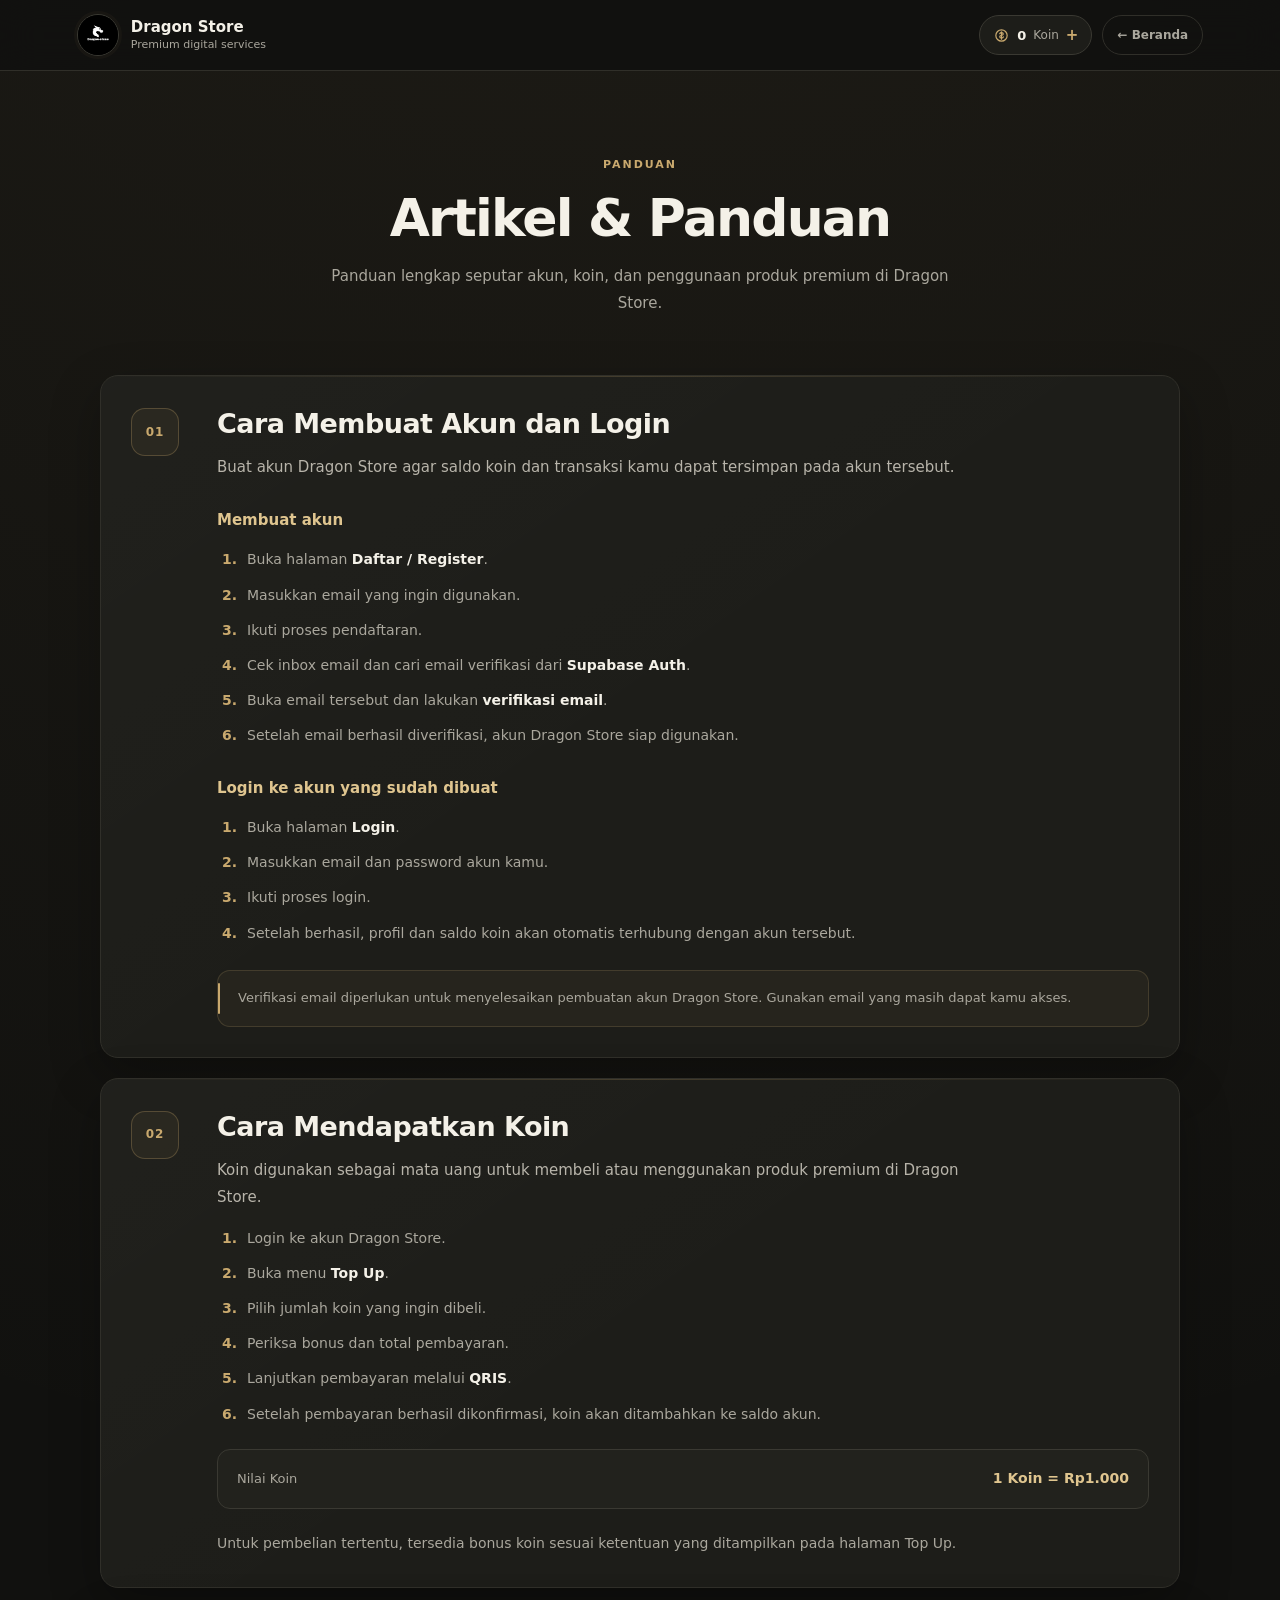
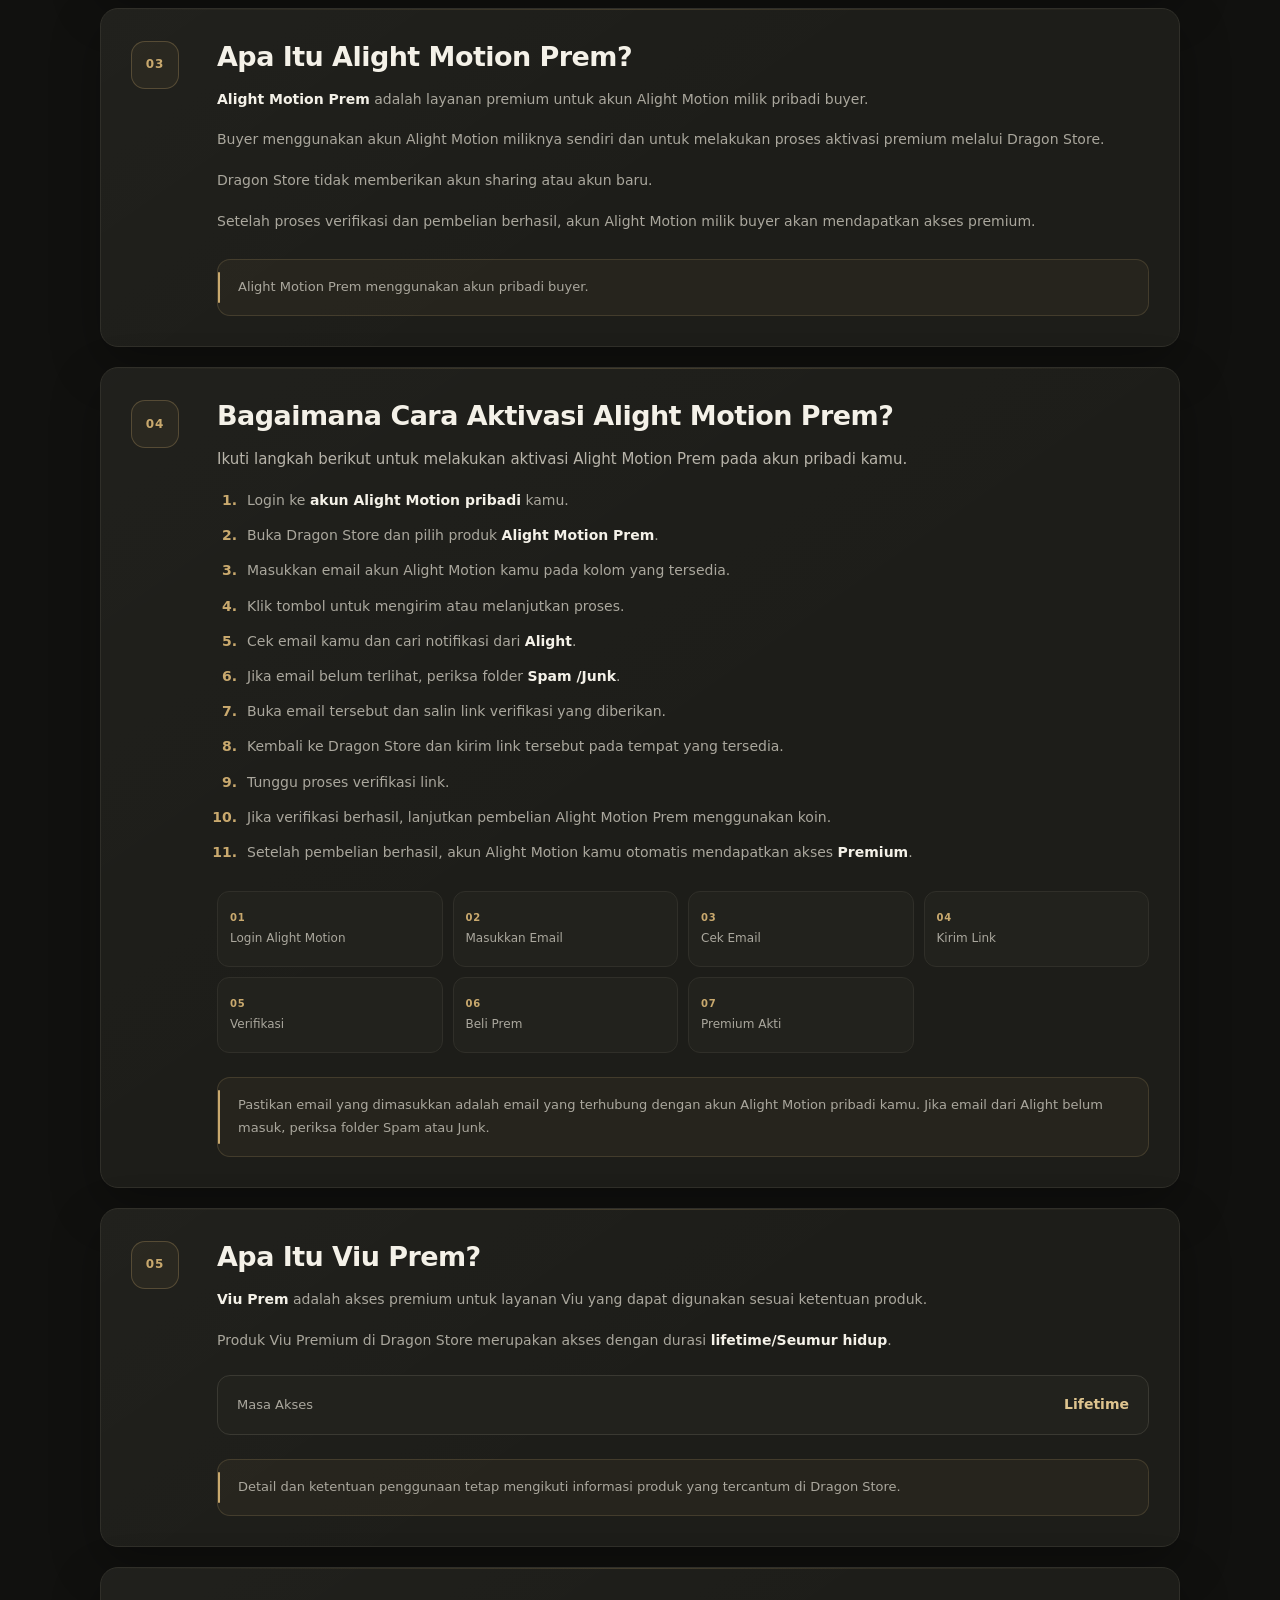
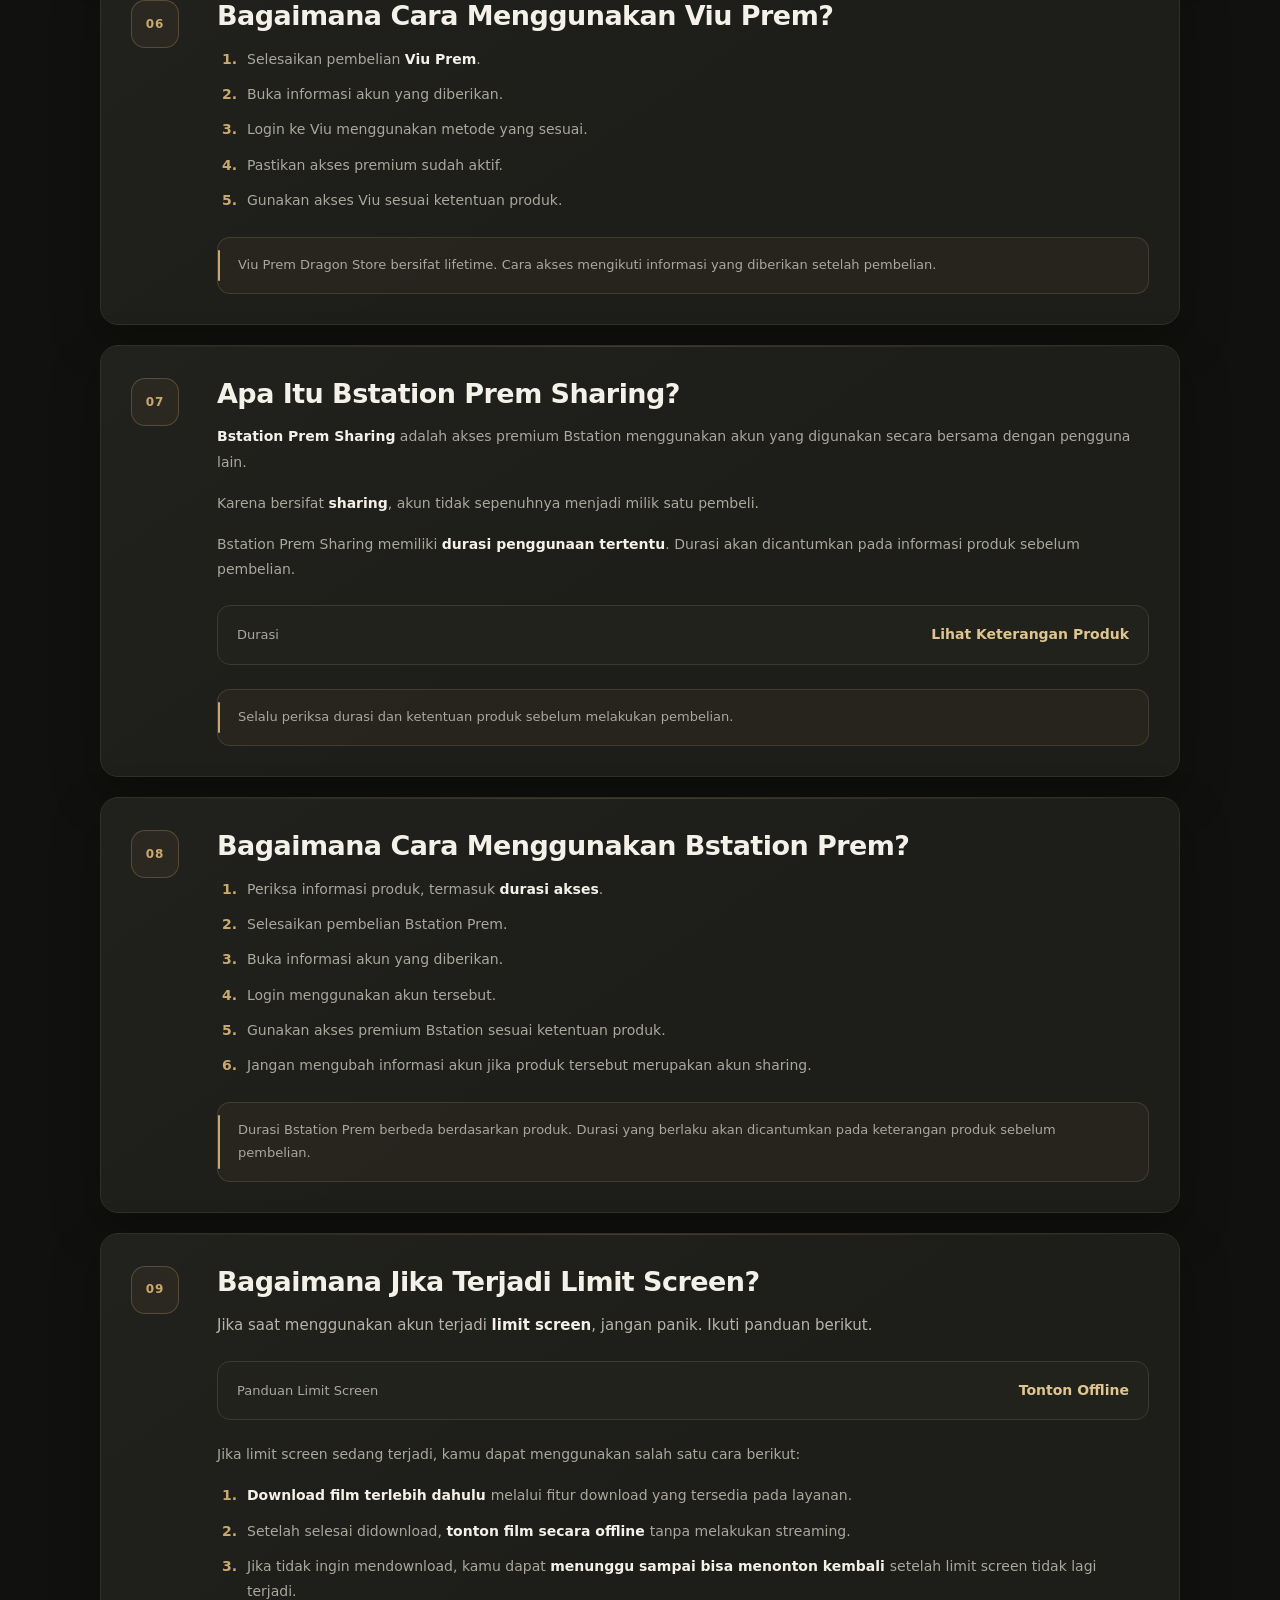
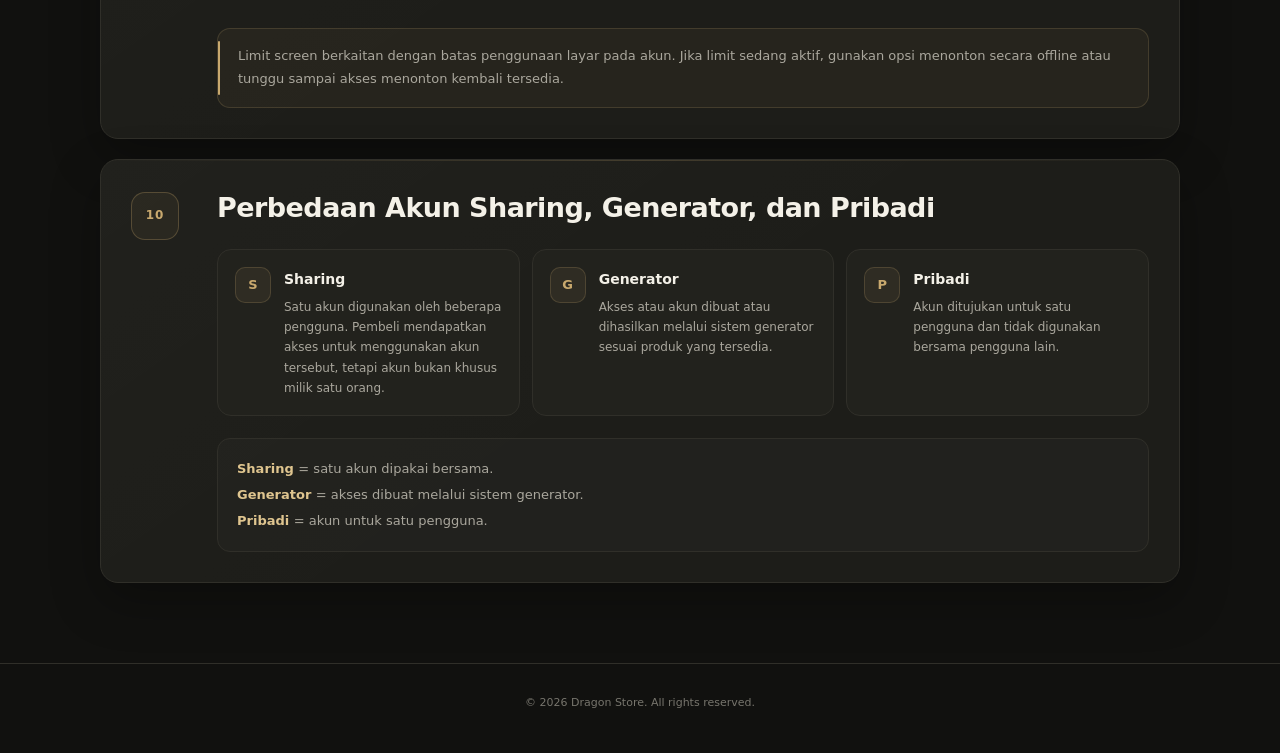
<file: index/artikel.html>
<!DOCTYPE html>
<html lang="id">
<head>
  <meta charset="UTF-8">
  <meta
    name="viewport"
    content="width=device-width, initial-scale=1.0"
  >
  <title>Artikel & Panduan - Dragon Store</title>
  <link
    rel="stylesheet"
    href="../css/artikel.css"
  >
</head>
<body>
<!-- =========================
     NAVBAR
========================== -->
<header class="navbar">

  <div class="brand">
    <img
      src="../assets/logo.jpg"
      alt="Dragon Store"
      class="brand-logo"
    >

    <div>
      <div class="brand-name">
        Dragon Store
      </div>

      <div class="brand-subtitle">
        Premium digital services
      </div>
    </div>
  </div>

  <div class="nav-actions">

    <!-- COIN BALANCE -->
    <button
      class="coin-pill"
      id="openTopup"
      type="button"
    >
      <svg
        class="icon coin-icon"
        viewBox="0 0 24 24"
        aria-hidden="true"
      >
        <circle
          cx="12"
          cy="12"
          r="8"
        ></circle>

        <path
          d="M9.5 9.5c.4-1 1.4-1.5 2.6-1.5
             1.4 0 2.4.7 2.4 1.8
             0 1.2-1.1 1.7-2.5 1.9
             -1.3.2-2.5.7-2.5 1.9
             0 1.1 1 1.9 2.5 1.9
             1.2 0 2.2-.5 2.6-1.5"
        ></path>

        <path
          d="M12 6.8v10.4"
        ></path>
      </svg>

      <span id="coinBalance">
        0
      </span>

      <span class="coin-label">
        Koin
      </span>

      <span class="plus">
        +
      </span>
    </button>


    <!-- KEMBALI KE BERANDA -->
    <a
      href="../index.html"
      class="history-nav-btn"
    >
      ← Beranda
    </a>

  </div>

</header>
  <!-- ========================================
       MAIN
  ======================================== -->
  <main class="artikel-page">
    <!-- ========================================
         HERO
    ======================================== -->
    <section class="artikel-hero">
      <span class="eyebrow">
        PANDUAN
      </span>
      <h1>
        Artikel & Panduan
      </h1>
      <p>
        Panduan lengkap seputar akun, koin,
        dan penggunaan produk premium
        di Dragon Store.
      </p>
    </section>
    <!-- ========================================
         ARTICLE LIST
    ======================================== -->
    <section class="artikel-list">
      <!-- ======================================
           01. AKUN DRAGON STORE
      ======================================= -->
      <article class="artikel-card">
        <div class="artikel-number">
          01
        </div>
        <div class="artikel-content">
          <h2>
            Cara Membuat Akun dan Login
          </h2>
          <p class="artikel-intro">
            Buat akun Dragon Store agar saldo
            koin dan transaksi kamu dapat
            tersimpan pada akun tersebut.
          </p>
          <h3>
            Membuat akun
          </h3>
          <ol>
            <li>
              Buka halaman
              <strong>Daftar / Register</strong>.
            </li>
            <li>
              Masukkan email yang ingin
              digunakan.
            </li>
            <li>
              Ikuti proses pendaftaran.
            </li>
            <li>
              Cek inbox email dan cari
              email verifikasi dari
              <strong>Supabase Auth</strong>.
            </li>
            <li>
              Buka email tersebut dan lakukan
              <strong>verifikasi email</strong>.
            </li>
            <li>
              Setelah email berhasil
              diverifikasi, akun Dragon Store
              siap digunakan.
            </li>
          </ol>
          <h3>
            Login ke akun yang sudah dibuat
          </h3>
          <ol>
            <li>
              Buka halaman
              <strong>Login</strong>.
            </li>
            <li>
              Masukkan email dan password akun kamu.
            </li>
            <li>
              Ikuti proses login.
            </li>
            <li>
              Setelah berhasil, profil dan
              saldo koin akan otomatis
              terhubung dengan akun tersebut.
            </li>
          </ol>
          <div class="artikel-note">
            Verifikasi email diperlukan untuk
            menyelesaikan pembuatan akun
            Dragon Store. Gunakan email yang
            masih dapat kamu akses.
          </div>
        </div>
      </article>
      <!-- ======================================
           02. MENDAPATKAN KOIN
      ======================================= -->
      <article class="artikel-card">
        <div class="artikel-number">
          02
        </div>
        <div class="artikel-content">
          <h2>
            Cara Mendapatkan Koin
          </h2>
          <p class="artikel-intro">
            Koin digunakan sebagai mata uang untuk
            membeli atau menggunakan produk
            premium di Dragon Store.
          </p>
          <ol>
            <li>
              Login ke akun Dragon Store.
            </li>
            <li>
              Buka menu
              <strong>Top Up</strong>.
            </li>
            <li>
              Pilih jumlah koin yang ingin
              dibeli.
            </li>
            <li>
              Periksa bonus dan total
              pembayaran.
            </li>
            <li>
              Lanjutkan pembayaran melalui
              <strong>QRIS</strong>.
            </li>
            <li>
              Setelah pembayaran berhasil
              dikonfirmasi, koin akan
              ditambahkan ke saldo akun.
            </li>
          </ol>
          <div class="artikel-highlight">
            <span>
              Nilai Koin
            </span>
            <strong>
              1 Koin = Rp1.000
            </strong>
          </div>
          <p>
            Untuk pembelian tertentu, tersedia
            bonus koin sesuai ketentuan yang
            ditampilkan pada halaman Top Up.
          </p>
        </div>
      </article>
      <!-- ======================================
           03. ALIGHT MOTION PREM
      ======================================= -->
      <article class="artikel-card">
        <div class="artikel-number">
          03
        </div>
        <div class="artikel-content">
          <h2>
            Apa Itu Alight Motion Prem?
          </h2>
          <p>
            <strong>Alight Motion Prem</strong>
            adalah layanan premium untuk akun
            Alight Motion milik pribadi buyer.
          </p>
          <p>
            Buyer menggunakan akun Alight Motion
            miliknya sendiri dan untuk melakukan
            proses aktivasi premium melalui
            Dragon Store.
          </p>
          <p>
            Dragon Store tidak memberikan akun
            sharing atau akun baru.
          </p>
          <p>
            Setelah proses verifikasi dan
            pembelian berhasil, akun Alight
            Motion milik buyer akan mendapatkan
            akses premium.
          </p>
          <div class="artikel-note">
            Alight Motion Prem menggunakan
            akun pribadi buyer.
          </div>
        </div>
      </article>
      <!-- ======================================
           04. CARA MENGGUNAKAN ALIGHT MOTION
      ======================================= -->
      <article class="artikel-card">
        <div class="artikel-number">
          04
        </div>
        <div class="artikel-content">
          <h2>
            Bagaimana Cara Aktivasi
            Alight Motion Prem?
          </h2>
          <p class="artikel-intro">
            Ikuti langkah berikut untuk
            melakukan aktivasi Alight Motion
            Prem pada akun pribadi kamu.
          </p>
          <ol>
            <li>
              Login ke
              <strong>akun Alight Motion pribadi</strong>
              kamu.
            </li>
            <li>
              Buka Dragon Store dan pilih
              produk
              <strong>Alight Motion Prem</strong>.
            </li>
            <li>
              Masukkan email akun Alight Motion
              kamu pada kolom yang tersedia.
            </li>
            <li>
              Klik tombol untuk mengirim atau
              melanjutkan proses.
            </li>
            <li>
              Cek email kamu dan cari
              notifikasi dari
              <strong>Alight</strong>.
            </li>
            <li>
              Jika email belum terlihat,
              periksa folder
              <strong>Spam /Junk</strong>.
            </li>
            <li>
              Buka email tersebut dan salin
              link verifikasi yang diberikan.
            </li>
            <li>
              Kembali ke Dragon Store dan
              kirim link tersebut pada tempat
              yang tersedia.
            </li>
            <li>
              Tunggu proses verifikasi link.
            </li>
            <li>
              Jika verifikasi berhasil,
              lanjutkan pembelian Alight
              Motion Prem menggunakan koin.
            </li>
            <li>
              Setelah pembelian berhasil,
              akun Alight Motion kamu otomatis
              mendapatkan akses
              <strong>Premium</strong>.
            </li>
          </ol>
          <!-- FLOW -->
          <div class="artikel-flow">
            <div>            
              <span>
                01
             </span>     
              Login Alight Motion          
            </div>        
            <div>
              <span>
                02
              </span>
              Masukkan Email
            </div>
            <div>
              <span>
                03
              </span>
              Cek Email
            </div>
            <div>
              <span>
                04
              </span>
              Kirim Link
            </div>
            <div>
              <span>
                05
              </span>
              Verifikasi
            </div>
            <div>
              <span>
                06
              </span>
              Beli Prem
            </div>
            <div>
              <span>
                07
              </span>
              Premium Akti
            </div>
          </div>
          <div class="artikel-note">
            Pastikan email yang dimasukkan
            adalah email yang terhubung dengan
            akun Alight Motion pribadi kamu.

            Jika email dari Alight belum masuk,
            periksa folder Spam atau Junk.
          </div>
        </div>
      </article>
      <!-- ======================================
           05. VIU PREM
      ======================================= -->
      <article class="artikel-card">
        <div class="artikel-number">
          05
        </div>
        <div class="artikel-content">
          <h2>
            Apa Itu Viu Prem?
          </h2>

          <p>
            <strong>Viu Prem</strong> adalah
            akses premium untuk layanan Viu
            yang dapat digunakan sesuai
            ketentuan produk.
          </p>
          <p>
            Produk Viu Premium di Dragon Store
            merupakan akses dengan durasi
            <strong>lifetime/Seumur hidup</strong>.
          </p>
          <div class="artikel-highlight">
            <span>
              Masa Akses
            </span>
            <strong>
              Lifetime
            </strong>
          </div>
          <div class="artikel-note">
            Detail dan ketentuan penggunaan
            tetap mengikuti informasi produk
            yang tercantum di Dragon Store.
          </div>
        </div>
      </article>
      <!-- ======================================
           06. CARA MENGGUNAKAN VIU
      ======================================= -->
      <article class="artikel-card">
        <div class="artikel-number">
          06
        </div>
        <div class="artikel-content">
          <h2>
            Bagaimana Cara Menggunakan
            Viu Prem?
          </h2>
          <ol>
            <li>
              Selesaikan pembelian
              <strong>Viu Prem</strong>.
            </li>
            <li>
              Buka informasi akun yang
              diberikan.
            </li>
            <li>
              Login ke Viu menggunakan
              metode yang sesuai.
            </li>
            <li>
              Pastikan akses premium sudah
              aktif.
            </li>
            <li>
              Gunakan akses Viu sesuai
              ketentuan produk.
            </li>
          </ol>
          <div class="artikel-note">
            Viu Prem Dragon Store bersifat
            lifetime. Cara akses mengikuti
            informasi yang diberikan setelah
            pembelian.
          </div>
        </div>
      </article>
      <!-- ======================================
           07. BSTATION SHARING
      ======================================= -->
      <article class="artikel-card">
        <div class="artikel-number">
          07
        </div>
        <div class="artikel-content">
          <h2>
            Apa Itu Bstation Prem Sharing?
          </h2>


          <p>
            <strong>Bstation Prem Sharing</strong>
            adalah akses premium Bstation
            menggunakan akun yang digunakan
            secara bersama dengan pengguna lain.
          </p>


          <p>
            Karena bersifat
            <strong>sharing</strong>, akun tidak
            sepenuhnya menjadi milik satu
            pembeli.
          </p>


          <p>
            Bstation Prem Sharing memiliki
            <strong>durasi penggunaan tertentu</strong>.
            Durasi akan dicantumkan pada
            informasi produk sebelum pembelian.
          </p>


          <div class="artikel-highlight">

            <span>
              Durasi
            </span>

            <strong>
              Lihat Keterangan Produk
            </strong>

          </div>


          <div class="artikel-note">

            Selalu periksa durasi dan ketentuan
            produk sebelum melakukan pembelian.

          </div>

        </div>

      </article>



      <!-- ======================================
           08. CARA MENGGUNAKAN BSTATION
      ======================================= -->

      <article class="artikel-card">

        <div class="artikel-number">
          08
        </div>


        <div class="artikel-content">

          <h2>
            Bagaimana Cara Menggunakan
            Bstation Prem?
          </h2>


          <ol>

            <li>
              Periksa informasi produk,
              termasuk
              <strong>durasi akses</strong>.
            </li>

            <li>
              Selesaikan pembelian
              Bstation Prem.
            </li>

            <li>
              Buka informasi akun yang
              diberikan.
            </li>

            <li>
              Login menggunakan akun
              tersebut.
            </li>

            <li>
              Gunakan akses premium Bstation
              sesuai ketentuan produk.
            </li>

            <li>
              Jangan mengubah informasi akun
              jika produk tersebut merupakan
              akun sharing.
            </li>

          </ol>


          <div class="artikel-note">

            Durasi Bstation Prem berbeda
            berdasarkan produk. Durasi yang
            berlaku akan dicantumkan pada
            keterangan produk sebelum pembelian.

          </div>

        </div>

      </article>

<!-- ======================================
     9. LIMIT SCREEN
======================================= -->

<article class="artikel-card">

  <div class="artikel-number">
    09
  </div>


  <div class="artikel-content">

    <h2>
      Bagaimana Jika Terjadi Limit Screen?
    </h2>

    <p class="artikel-intro">
      Jika saat menggunakan akun terjadi
      <strong>limit screen</strong>, jangan panik.
      Ikuti panduan berikut.
    </p>


    <div class="artikel-highlight">

      <span>
        Panduan Limit Screen
      </span>

      <strong>
        Tonton Offline
      </strong>

    </div>


    <p>
      Jika limit screen sedang terjadi,
      kamu dapat menggunakan salah satu
      cara berikut:
    </p>


    <ol>

      <li>
        <strong>
          Download film terlebih dahulu
        </strong>
        melalui fitur download yang
        tersedia pada layanan.
      </li>

      <li>
        Setelah selesai didownload,
        <strong>
          tonton film secara offline
        </strong>
        tanpa melakukan streaming.
      </li>

      <li>
        Jika tidak ingin mendownload,
        kamu dapat
        <strong>
          menunggu sampai bisa menonton
        kembali
        </strong>
        setelah limit screen tidak lagi
        terjadi.
      </li>

    </ol>


    <div class="artikel-note">

      Limit screen berkaitan dengan batas
      penggunaan layar pada akun. Jika limit
      sedang aktif, gunakan opsi menonton
      secara offline atau tunggu sampai akses
      menonton kembali tersedia.

    </div>

  </div>

</article>

      <!-- ======================================
           10. JENIS AKUN
      ======================================= -->

      <article class="artikel-card">

        <div class="artikel-number">
          10
        </div>


        <div class="artikel-content">

          <h2>
            Perbedaan Akun Sharing,
            Generator, dan Pribadi
          </h2>


          <div class="account-types">


            <!-- SHARING -->

            <div class="account-type">

              <span class="account-icon">
                S
              </span>


              <div>

                <h3>
                  Sharing
                </h3>

                <p>
                  Satu akun digunakan oleh
                  beberapa pengguna. Pembeli
                  mendapatkan akses untuk
                  menggunakan akun tersebut,
                  tetapi akun bukan khusus
                  milik satu orang.
                </p>

              </div>

            </div>



            <!-- GENERATOR -->

            <div class="account-type">

              <span class="account-icon">
                G
              </span>


              <div>

                <h3>
                  Generator
                </h3>

                <p>
                  Akses atau akun dibuat atau
                  dihasilkan melalui sistem
                  generator sesuai produk yang
                  tersedia.
                </p>

              </div>

            </div>



            <!-- PRIBADI -->

            <div class="account-type">

              <span class="account-icon">
                P
              </span>


              <div>

                <h3>
                  Pribadi
                </h3>

                <p>
                  Akun ditujukan untuk satu
                  pengguna dan tidak digunakan
                  bersama pengguna lain.
                </p>

              </div>

            </div>


          </div>



          <!-- SUMMARY -->

          <div class="artikel-summary">

            <strong>
              Sharing
            </strong>
            = satu akun dipakai bersama.

            <br>

            <strong>
              Generator
            </strong>
            = akses dibuat melalui sistem
            generator.

            <br>

            <strong>
              Pribadi
            </strong>
            = akun untuk satu pengguna.

          </div>

        </div>

      </article>


    </section>

  </main>



  <!-- ========================================
       FOOTER
  ======================================== -->

  <footer class="artikel-footer">

    <p>
      © 2026 Dragon Store. All rights reserved.
    </p>

  </footer>


</body>

</html>
</file>
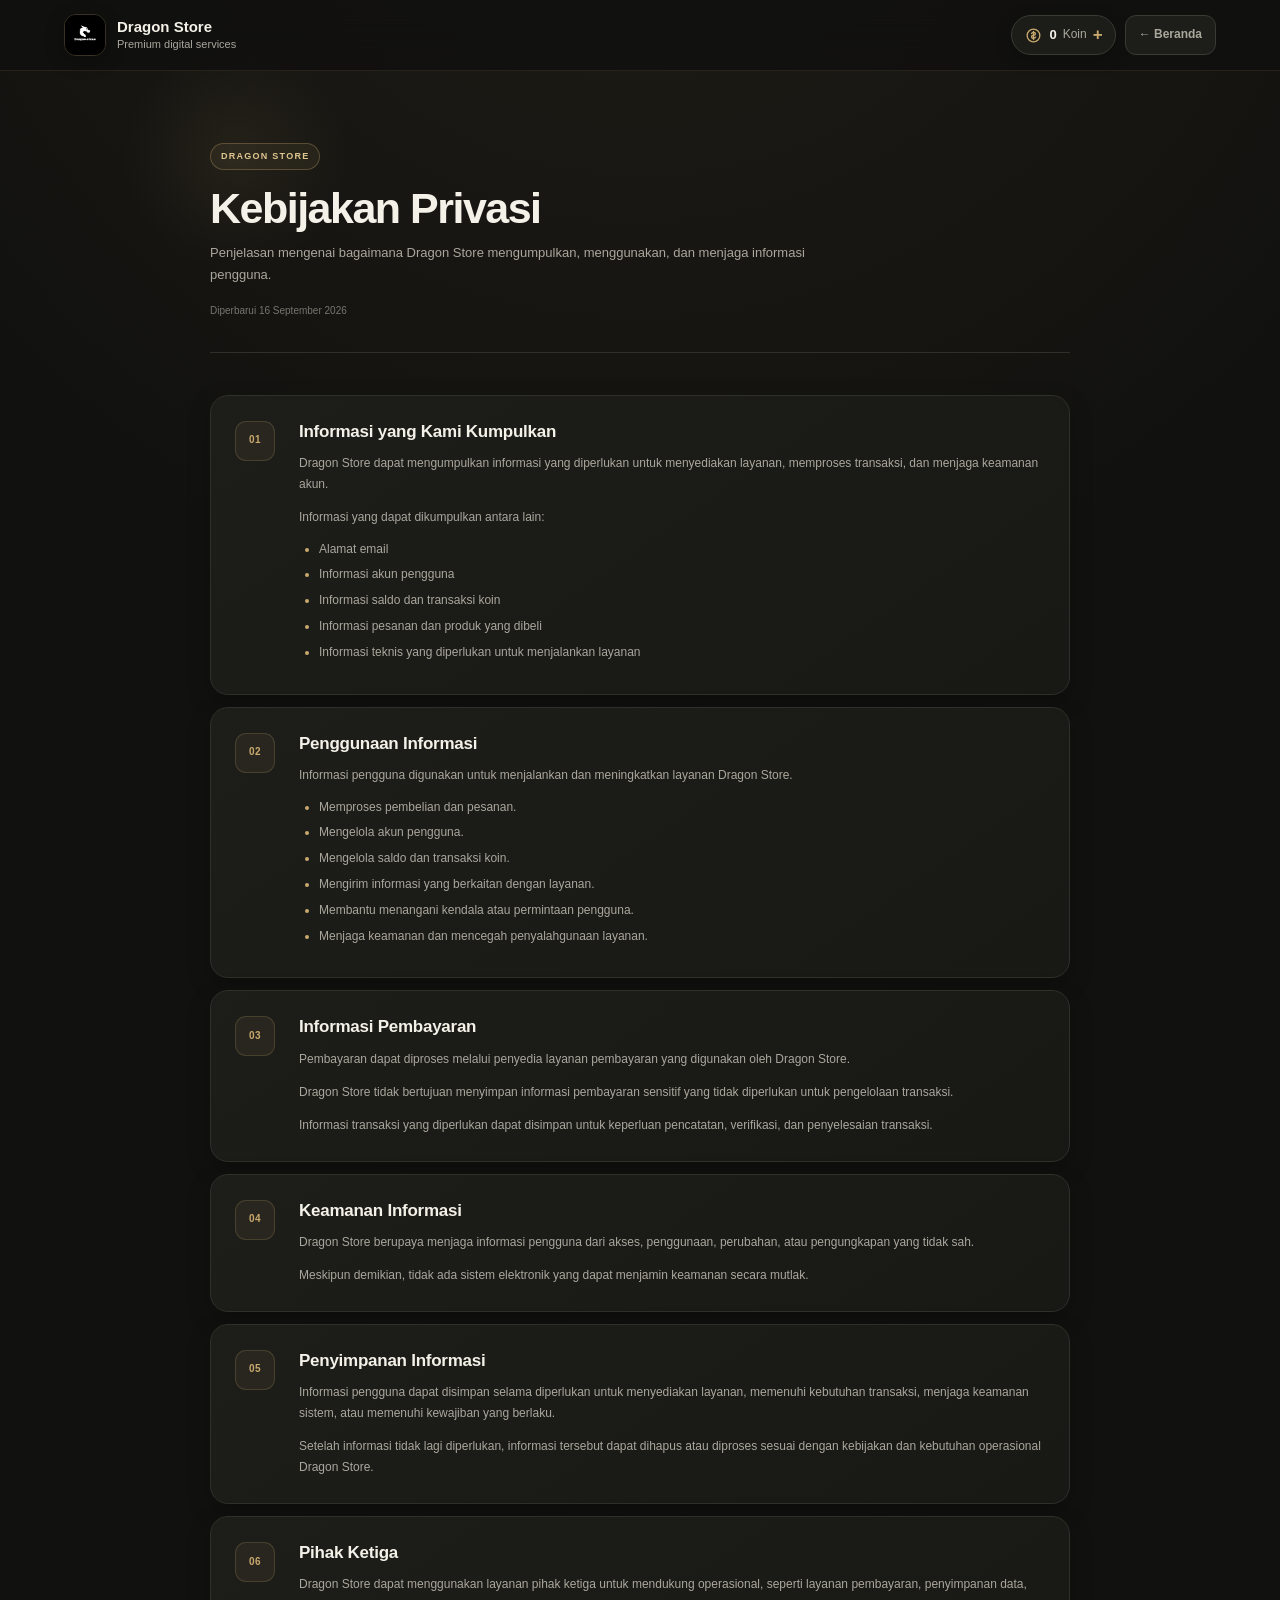
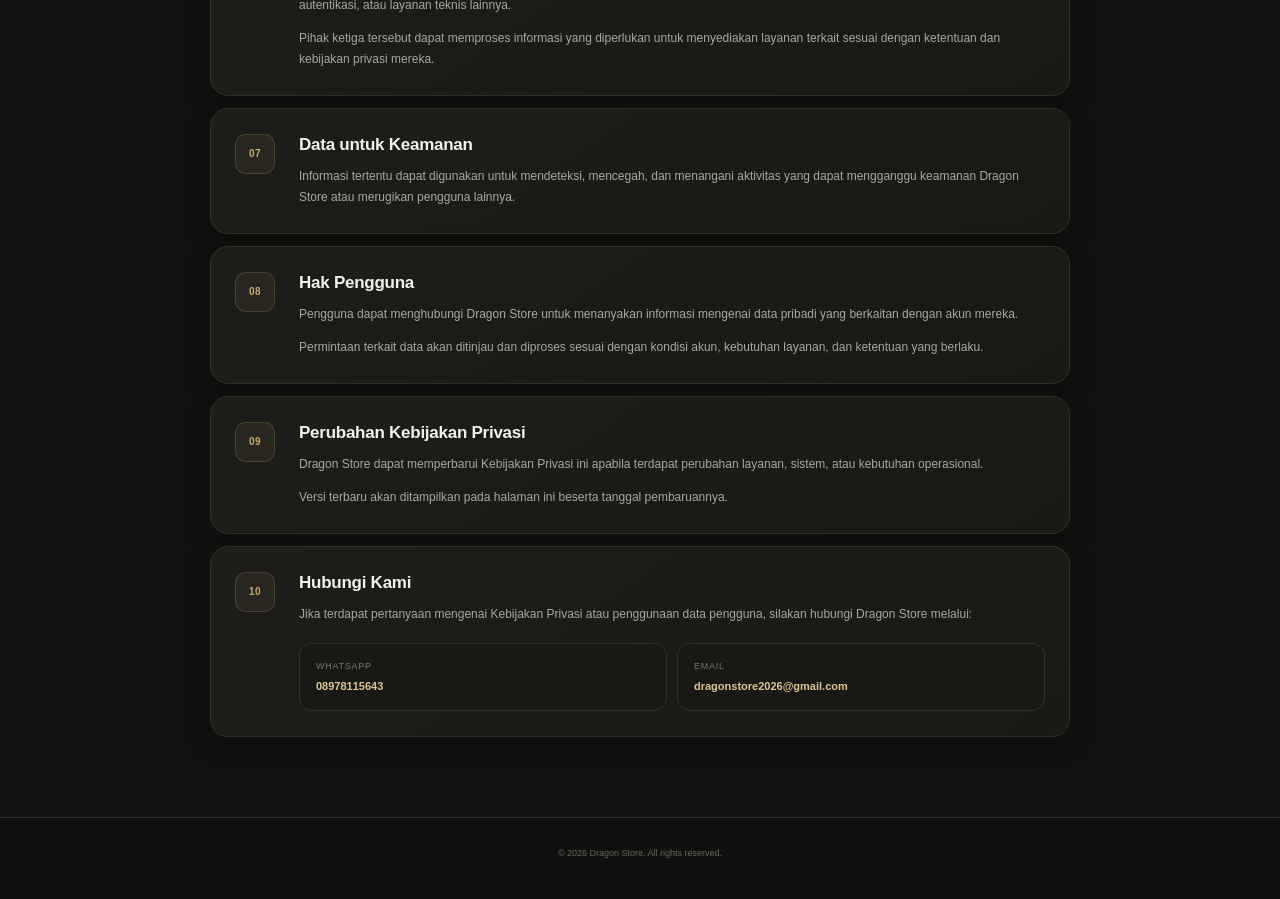
<file: index/privacy.html>
<!DOCTYPE html>
<html lang="id">
<head>
  <meta charset="UTF-8">
  <meta name="viewport" content="width=device-width, initial-scale=1.0">

  <title>Kebijakan Privasi - Dragon Store</title>

  <link rel="stylesheet" href="../css/privacy.css">
</head>

<body>

<!-- =========================
     NAVBAR
========================== -->
<header class="navbar">

  <div class="brand">
    <img
      src="../assets/logo.jpg"
      alt="Dragon Store"
      class="brand-logo"
    >

    <div>
      <div class="brand-name">
        Dragon Store
      </div>

      <div class="brand-subtitle">
        Premium digital services
      </div>
    </div>
  </div>

  <div class="nav-actions">

    <!-- COIN BALANCE -->
    <button
      class="coin-pill"
      id="openTopup"
      type="button"
    >
      <svg
        class="icon coin-icon"
        viewBox="0 0 24 24"
        aria-hidden="true"
      >
        <circle
          cx="12"
          cy="12"
          r="8"
        ></circle>

        <path
          d="M9.5 9.5c.4-1 1.4-1.5 2.6-1.5
             1.4 0 2.4.7 2.4 1.8
             0 1.2-1.1 1.7-2.5 1.9
             -1.3.2-2.5.7-2.5 1.9
             0 1.1 1 1.9 2.5 1.9
             1.2 0 2.2-.5 2.6-1.5"
        ></path>

        <path
          d="M12 6.8v10.4"
        ></path>
      </svg>

      <span id="coinBalance">
        0
      </span>

      <span class="coin-label">
        Koin
      </span>

      <span class="plus">
        +
      </span>
    </button>


    <!-- KEMBALI KE BERANDA -->
    <a
      href="../index.html"
      class="history-nav-btn"
    >
      ← Beranda
    </a>

  </div>

</header>


  <!-- MAIN -->
  <main class="legal-page">

    <header class="legal-header">

      <span class="legal-label">
        DRAGON STORE
      </span>

      <h1>Kebijakan Privasi</h1>

      <p>
        Penjelasan mengenai bagaimana Dragon Store mengumpulkan,
        menggunakan, dan menjaga informasi pengguna.
      </p>

      <div class="legal-updated">
        Diperbarui 16 September 2026
      </div>

    </header>


    <div class="legal-content">

      <!-- 01 -->
      <section class="legal-section">
        <div class="section-number">01</div>

        <div>
          <h2>Informasi yang Kami Kumpulkan</h2>

          <p>
            Dragon Store dapat mengumpulkan informasi yang diperlukan
            untuk menyediakan layanan, memproses transaksi, dan
            menjaga keamanan akun.
          </p>

          <p>
            Informasi yang dapat dikumpulkan antara lain:
          </p>

          <ul>
            <li>Alamat email</li>
            <li>Informasi akun pengguna</li>
            <li>Informasi saldo dan transaksi koin</li>
            <li>Informasi pesanan dan produk yang dibeli</li>
            <li>Informasi teknis yang diperlukan untuk menjalankan layanan</li>
          </ul>
        </div>
      </section>


      <!-- 02 -->
      <section class="legal-section">
        <div class="section-number">02</div>

        <div>
          <h2>Penggunaan Informasi</h2>

          <p>
            Informasi pengguna digunakan untuk menjalankan dan
            meningkatkan layanan Dragon Store.
          </p>

          <ul>
            <li>Memproses pembelian dan pesanan.</li>
            <li>Mengelola akun pengguna.</li>
            <li>Mengelola saldo dan transaksi koin.</li>
            <li>Mengirim informasi yang berkaitan dengan layanan.</li>
            <li>Membantu menangani kendala atau permintaan pengguna.</li>
            <li>Menjaga keamanan dan mencegah penyalahgunaan layanan.</li>
          </ul>
        </div>
      </section>


      <!-- 03 -->
      <section class="legal-section">
        <div class="section-number">03</div>

        <div>
          <h2>Informasi Pembayaran</h2>

          <p>
            Pembayaran dapat diproses melalui penyedia layanan
            pembayaran yang digunakan oleh Dragon Store.
          </p>

          <p>
            Dragon Store tidak bertujuan menyimpan informasi
            pembayaran sensitif yang tidak diperlukan untuk
            pengelolaan transaksi.
          </p>

          <p>
            Informasi transaksi yang diperlukan dapat disimpan
            untuk keperluan pencatatan, verifikasi, dan
            penyelesaian transaksi.
          </p>
        </div>
      </section>


      <!-- 04 -->
      <section class="legal-section">
        <div class="section-number">04</div>

        <div>
          <h2>Keamanan Informasi</h2>

          <p>
            Dragon Store berupaya menjaga informasi pengguna dari
            akses, penggunaan, perubahan, atau pengungkapan yang
            tidak sah.
          </p>

          <p>
            Meskipun demikian, tidak ada sistem elektronik yang
            dapat menjamin keamanan secara mutlak.
          </p>
        </div>
      </section>


      <!-- 05 -->
      <section class="legal-section">
        <div class="section-number">05</div>

        <div>
          <h2>Penyimpanan Informasi</h2>

          <p>
            Informasi pengguna dapat disimpan selama diperlukan
            untuk menyediakan layanan, memenuhi kebutuhan
            transaksi, menjaga keamanan sistem, atau memenuhi
            kewajiban yang berlaku.
          </p>

          <p>
            Setelah informasi tidak lagi diperlukan, informasi
            tersebut dapat dihapus atau diproses sesuai dengan
            kebijakan dan kebutuhan operasional Dragon Store.
          </p>
        </div>
      </section>


      <!-- 06 -->
      <section class="legal-section">
        <div class="section-number">06</div>

        <div>
          <h2>Pihak Ketiga</h2>

          <p>
            Dragon Store dapat menggunakan layanan pihak ketiga
            untuk mendukung operasional, seperti layanan
            pembayaran, penyimpanan data, autentikasi, atau
            layanan teknis lainnya.
          </p>

          <p>
            Pihak ketiga tersebut dapat memproses informasi yang
            diperlukan untuk menyediakan layanan terkait sesuai
            dengan ketentuan dan kebijakan privasi mereka.
          </p>
        </div>
      </section>


      <!-- 07 -->
      <section class="legal-section">
        <div class="section-number">07</div>

        <div>
          <h2>Data untuk Keamanan</h2>

          <p>
            Informasi tertentu dapat digunakan untuk mendeteksi,
            mencegah, dan menangani aktivitas yang dapat
            mengganggu keamanan Dragon Store atau merugikan
            pengguna lainnya.
          </p>
        </div>
      </section>


      <!-- 08 -->
      <section class="legal-section">
        <div class="section-number">08</div>

        <div>
          <h2>Hak Pengguna</h2>

          <p>
            Pengguna dapat menghubungi Dragon Store untuk
            menanyakan informasi mengenai data pribadi yang
            berkaitan dengan akun mereka.
          </p>

          <p>
            Permintaan terkait data akan ditinjau dan diproses
            sesuai dengan kondisi akun, kebutuhan layanan, dan
            ketentuan yang berlaku.
          </p>
        </div>
      </section>


      <!-- 09 -->
      <section class="legal-section">
        <div class="section-number">09</div>

        <div>
          <h2>Perubahan Kebijakan Privasi</h2>

          <p>
            Dragon Store dapat memperbarui Kebijakan Privasi ini
            apabila terdapat perubahan layanan, sistem, atau
            kebutuhan operasional.
          </p>

          <p>
            Versi terbaru akan ditampilkan pada halaman ini
            beserta tanggal pembaruannya.
          </p>
        </div>
      </section>


      <!-- 10 -->
      <section class="legal-section">
        <div class="section-number">10</div>

        <div>
          <h2>Hubungi Kami</h2>

          <p>
            Jika terdapat pertanyaan mengenai Kebijakan Privasi
            atau penggunaan data pengguna, silakan hubungi
            Dragon Store melalui:
          </p>

          <div class="contact-box">

            <a
              href="https://wa.me/628978115643"
              target="_blank"
              rel="noopener noreferrer"
            >
              <span>WhatsApp</span>
              <strong>08978115643</strong>
            </a>

            <a href="mailto:dragonstore2026@gmail.com">
              <span>Email</span>
              <strong>dragonstore2026@gmail.com</strong>
            </a>

          </div>
        </div>
      </section>

    </div>

  </main>


  <!-- FOOTER -->
  <footer class="site-footer">
    <p>© 2026 Dragon Store. All rights reserved.</p>
  </footer>

</body>
</html>
</file>
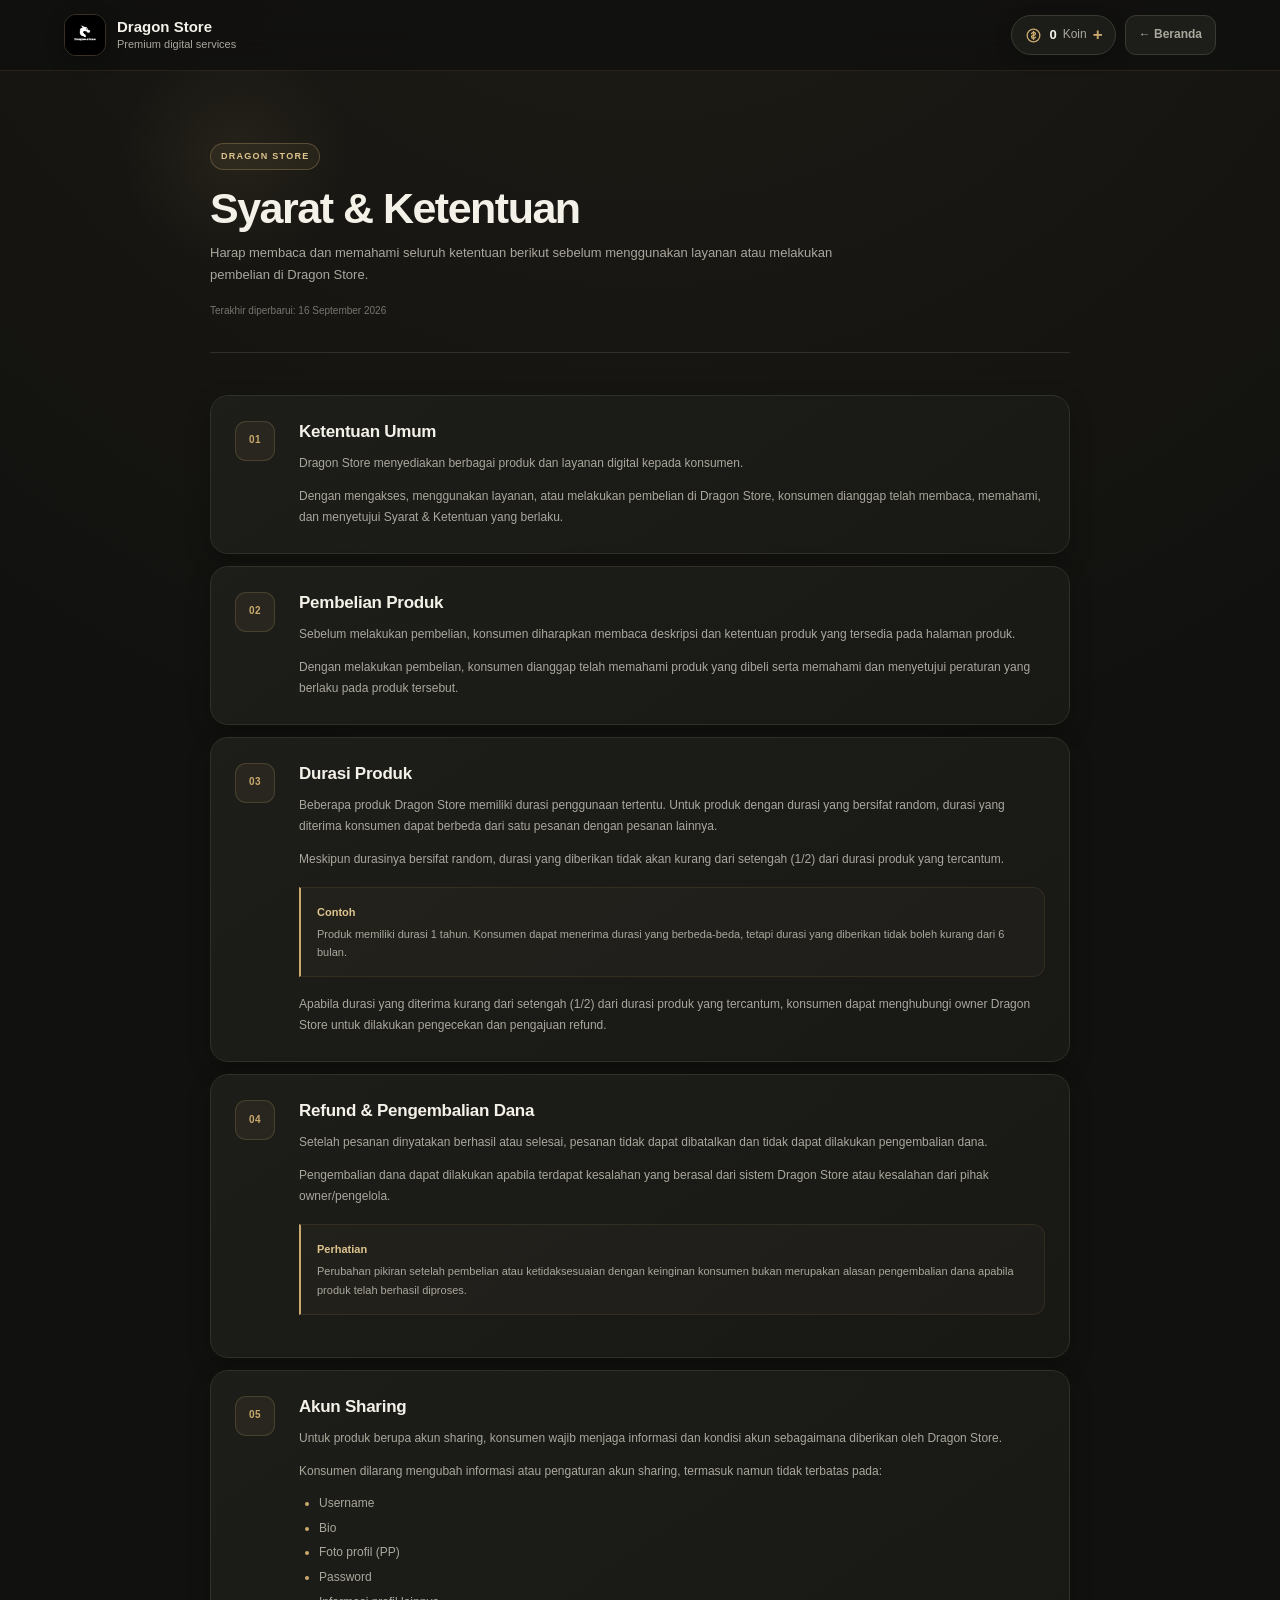
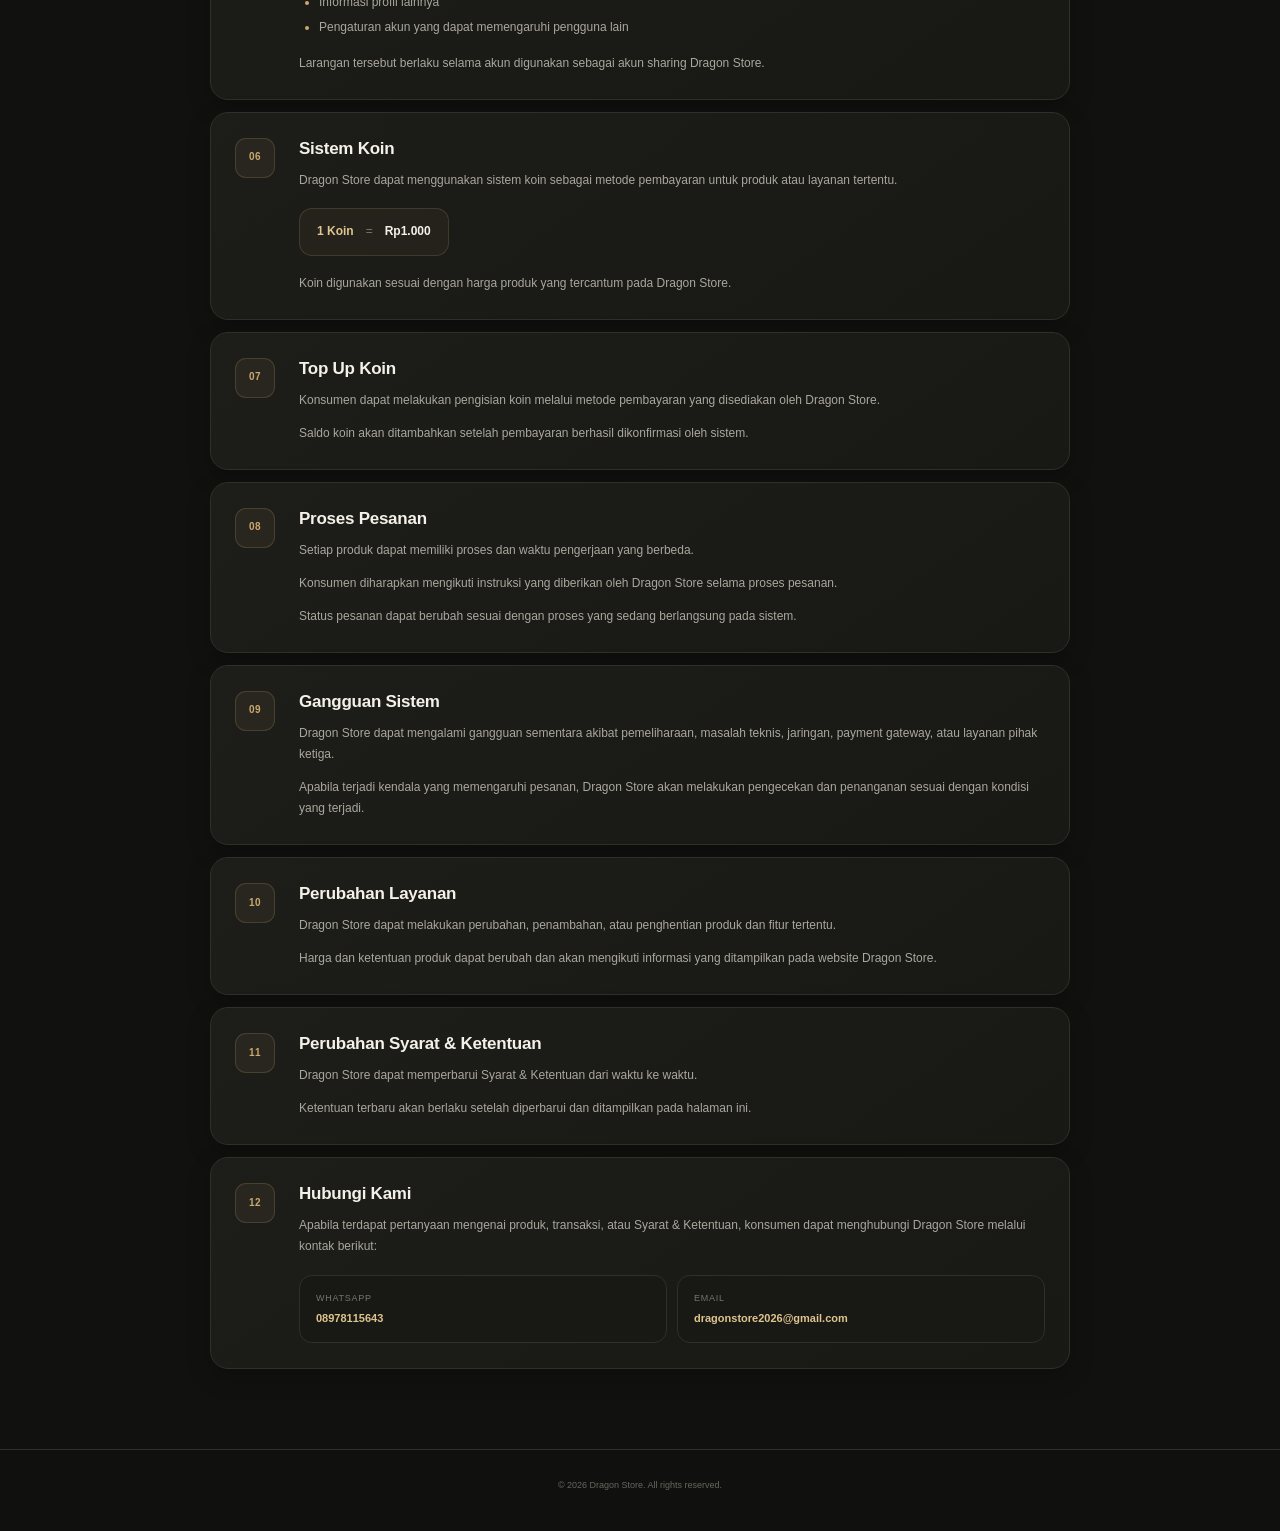
<file: index/terms.html>
<!DOCTYPE html>
<html lang="id">
<head>
  <meta charset="UTF-8">
  <meta name="viewport" content="width=device-width, initial-scale=1.0">

  <title>Syarat & Ketentuan - Dragon Store</title>

  <link rel="stylesheet" href="../css/therms.css">
</head>

<body>

<!-- =========================
     NAVBAR
========================== -->
<header class="navbar">

  <div class="brand">
    <img
      src="../assets/logo.jpg"
      alt="Dragon Store"
      class="brand-logo"
    >

    <div>
      <div class="brand-name">
        Dragon Store
      </div>

      <div class="brand-subtitle">
        Premium digital services
      </div>
    </div>
  </div>

  <div class="nav-actions">

    <!-- COIN BALANCE -->
    <button
      class="coin-pill"
      id="openTopup"
      type="button"
    >
      <svg
        class="icon coin-icon"
        viewBox="0 0 24 24"
        aria-hidden="true"
      >
        <circle
          cx="12"
          cy="12"
          r="8"
        ></circle>

        <path
          d="M9.5 9.5c.4-1 1.4-1.5 2.6-1.5
             1.4 0 2.4.7 2.4 1.8
             0 1.2-1.1 1.7-2.5 1.9
             -1.3.2-2.5.7-2.5 1.9
             0 1.1 1 1.9 2.5 1.9
             1.2 0 2.2-.5 2.6-1.5"
        ></path>

        <path
          d="M12 6.8v10.4"
        ></path>
      </svg>

      <span id="coinBalance">
        0
      </span>

      <span class="coin-label">
        Koin
      </span>

      <span class="plus">
        +
      </span>
    </button>


    <!-- KEMBALI KE BERANDA -->
    <a
      href="../index.html"
      class="history-nav-btn"
    >
      ← Beranda
    </a>

  </div>

</header>


  <!-- MAIN -->
  <main class="legal-page">

    <header class="legal-header">

      <span class="legal-label">
        DRAGON STORE
      </span>

      <h1>Syarat & Ketentuan</h1>

      <p>
        Harap membaca dan memahami seluruh ketentuan berikut
        sebelum menggunakan layanan atau melakukan pembelian
        di Dragon Store.
      </p>

      <div class="legal-updated">
        Terakhir diperbarui: 16 September 2026
      </div>

    </header>


    <div class="legal-content">

      <!-- 01 -->
      <section class="legal-section">
        <div class="section-number">01</div>

        <div>
          <h2>Ketentuan Umum</h2>

          <p>
            Dragon Store menyediakan berbagai produk dan layanan
            digital kepada konsumen.
          </p>

          <p>
            Dengan mengakses, menggunakan layanan, atau melakukan
            pembelian di Dragon Store, konsumen dianggap telah
            membaca, memahami, dan menyetujui Syarat & Ketentuan
            yang berlaku.
          </p>
        </div>
      </section>


      <!-- 02 -->
      <section class="legal-section">
        <div class="section-number">02</div>

        <div>
          <h2>Pembelian Produk</h2>

          <p>
            Sebelum melakukan pembelian, konsumen diharapkan
            membaca deskripsi dan ketentuan produk yang tersedia
            pada halaman produk.
          </p>

          <p>
            Dengan melakukan pembelian, konsumen dianggap telah
            memahami produk yang dibeli serta memahami dan
            menyetujui peraturan yang berlaku pada produk tersebut.
          </p>
        </div>
      </section>

<!-- 03 -->
<section class="legal-section">
  <div class="section-number">03</div>

  <div>
    <h2>Durasi Produk</h2>

    <p>
      Beberapa produk Dragon Store memiliki durasi penggunaan
      tertentu. Untuk produk dengan durasi yang bersifat random,
      durasi yang diterima konsumen dapat berbeda dari satu
      pesanan dengan pesanan lainnya.
    </p>

    <p>
      Meskipun durasinya bersifat random, durasi yang diberikan
      tidak akan kurang dari setengah (1/2) dari durasi produk
      yang tercantum.
    </p>

    <div class="legal-note">
      <strong>Contoh</strong>

      <span>
        Produk memiliki durasi 1 tahun. Konsumen dapat menerima
        durasi yang berbeda-beda, tetapi durasi yang diberikan
        tidak boleh kurang dari 6 bulan.
      </span>
    </div>

    <p>
      Apabila durasi yang diterima kurang dari setengah (1/2)
      dari durasi produk yang tercantum, konsumen dapat
      menghubungi owner Dragon Store untuk dilakukan pengecekan
      dan pengajuan refund.
    </p>
  </div>
</section>

      <!-- 04 -->
      <section class="legal-section">
        <div class="section-number">04</div>

        <div>
          <h2>Refund & Pengembalian Dana</h2>

          <p>
            Setelah pesanan dinyatakan berhasil atau selesai,
            pesanan tidak dapat dibatalkan dan tidak dapat
            dilakukan pengembalian dana.
          </p>

          <p>
            Pengembalian dana dapat dilakukan apabila terdapat
            kesalahan yang berasal dari sistem Dragon Store atau
            kesalahan dari pihak owner/pengelola.
          </p>

          <div class="legal-note">
            <strong>Perhatian</strong>

            <span>
              Perubahan pikiran setelah pembelian atau ketidaksesuaian
              dengan keinginan konsumen bukan merupakan alasan
              pengembalian dana apabila produk telah berhasil diproses.
            </span>
          </div>
        </div>
      </section>


      <!-- 05 -->
      <section class="legal-section">
        <div class="section-number">05</div>

        <div>
          <h2>Akun Sharing</h2>

          <p>
            Untuk produk berupa akun sharing, konsumen wajib
            menjaga informasi dan kondisi akun sebagaimana
            diberikan oleh Dragon Store.
          </p>

          <p>
            Konsumen dilarang mengubah informasi atau pengaturan
            akun sharing, termasuk namun tidak terbatas pada:
          </p>

          <ul>
            <li>Username</li>
            <li>Bio</li>
            <li>Foto profil (PP)</li>
            <li>Password</li>
            <li>Informasi profil lainnya</li>
            <li>Pengaturan akun yang dapat memengaruhi pengguna lain</li>
          </ul>

          <p>
            Larangan tersebut berlaku selama akun digunakan
            sebagai akun sharing Dragon Store.
          </p>
        </div>
      </section>


      <!-- 06 -->
      <section class="legal-section">
        <div class="section-number">06</div>

        <div>
          <h2>Sistem Koin</h2>

          <p>
            Dragon Store dapat menggunakan sistem koin sebagai
            metode pembayaran untuk produk atau layanan tertentu.
          </p>

          <div class="coin-info">
            <span class="coin-value">1 Koin</span>
            <span class="coin-equals">=</span>
            <span class="coin-price">Rp1.000</span>
          </div>

          <p>
            Koin digunakan sesuai dengan harga produk yang
            tercantum pada Dragon Store.
          </p>
        </div>
      </section>


      <!-- 07 -->
      <section class="legal-section">
        <div class="section-number">07</div>

        <div>
          <h2>Top Up Koin</h2>

          <p>
            Konsumen dapat melakukan pengisian koin melalui
            metode pembayaran yang disediakan oleh Dragon Store.
          </p>

          <p>
            Saldo koin akan ditambahkan setelah pembayaran
            berhasil dikonfirmasi oleh sistem.
          </p>
        </div>
      </section>


      <!-- 08 -->
      <section class="legal-section">
        <div class="section-number">08</div>

        <div>
          <h2>Proses Pesanan</h2>

          <p>
            Setiap produk dapat memiliki proses dan waktu
            pengerjaan yang berbeda.
          </p>

          <p>
            Konsumen diharapkan mengikuti instruksi yang
            diberikan oleh Dragon Store selama proses pesanan.
          </p>

          <p>
            Status pesanan dapat berubah sesuai dengan proses
            yang sedang berlangsung pada sistem.
          </p>
        </div>
      </section>


      <!-- 09 -->
      <section class="legal-section">
        <div class="section-number">09</div>

        <div>
          <h2>Gangguan Sistem</h2>

          <p>
            Dragon Store dapat mengalami gangguan sementara
            akibat pemeliharaan, masalah teknis, jaringan,
            payment gateway, atau layanan pihak ketiga.
          </p>

          <p>
            Apabila terjadi kendala yang memengaruhi pesanan,
            Dragon Store akan melakukan pengecekan dan
            penanganan sesuai dengan kondisi yang terjadi.
          </p>
        </div>
      </section>


      <!-- 10 -->
      <section class="legal-section">
        <div class="section-number">10</div>

        <div>
          <h2>Perubahan Layanan</h2>

          <p>
            Dragon Store dapat melakukan perubahan, penambahan,
            atau penghentian produk dan fitur tertentu.
          </p>

          <p>
            Harga dan ketentuan produk dapat berubah dan akan
            mengikuti informasi yang ditampilkan pada website
            Dragon Store.
          </p>
        </div>
      </section>


      <!-- 11 -->
      <section class="legal-section">
        <div class="section-number">11</div>

        <div>
          <h2>Perubahan Syarat & Ketentuan</h2>

          <p>
            Dragon Store dapat memperbarui Syarat & Ketentuan
            dari waktu ke waktu.
          </p>

          <p>
            Ketentuan terbaru akan berlaku setelah diperbarui
            dan ditampilkan pada halaman ini.
          </p>
        </div>
      </section>


      <!-- 12 -->
      <section class="legal-section">
        <div class="section-number">12</div>

        <div>
          <h2>Hubungi Kami</h2>

          <p>
            Apabila terdapat pertanyaan mengenai produk,
            transaksi, atau Syarat & Ketentuan, konsumen dapat
            menghubungi Dragon Store melalui kontak berikut:
          </p>

          <div class="contact-box">

            <a
              href="https://wa.me/628978115643"
              target="_blank"
              rel="noopener noreferrer"
            >
              <span>WhatsApp</span>
              <strong>08978115643</strong>
            </a>

            <a href="mailto:dragonstore2026@gmail.com">
              <span>Email</span>
              <strong>dragonstore2026@gmail.com</strong>
            </a>

          </div>
        </div>
      </section>

    </div>

  </main>


  <!-- FOOTER -->
  <footer class="site-footer">
    <p>© 2026 Dragon Store. All rights reserved.</p>
  </footer>

</body>
</html>
</file>
<file: css/artikel.css>
/* =========================================================
   DRAGON STORE
   ARTIKEL & PANDUAN
========================================================= */

:root {
  --bg: #11110f;
  --bg-soft: #181815;
  --card: #1d1d19;
  --card-soft: #22221d;

  --text: #f4f1e8;
  --muted: #aaa79d;
  --muted-dark: #77756d;

  --gold: #c9a96e;
  --gold-light: #dfc58f;
  --gold-dark: #a98950;

  --border: #302f29;
  --border-light: #3a3932;

  --shadow:
    0 18px 50px rgba(0, 0, 0, 0.28);

  --radius: 18px;
}


/* =========================================================
   RESET
========================================================= */

* {
  box-sizing: border-box;
  margin: 0;
  padding: 0;
}

html {
  scroll-behavior: smooth;
}

body {
  min-height: 100vh;

  background:
    radial-gradient(
      circle at 50% -10%,
      rgba(201, 169, 110, 0.08),
      transparent 34%
    ),
    var(--bg);

  color: var(--text);

  font-family:
    Inter,
    system-ui,
    -apple-system,
    BlinkMacSystemFont,
    "Segoe UI",
    sans-serif;

  line-height: 1.7;

  -webkit-font-smoothing: antialiased;
}


/* =========================================================
   NAVBAR
========================================================= */

.navbar {
  position: sticky;
  top: 0;
  z-index: 1000;

  width: 100%;

  display: flex;
  align-items: center;
  justify-content: space-between;

  padding: 14px 6%;

  background: rgba(17, 17, 15, 0.88);

  border-bottom: 1px solid var(--border);

  backdrop-filter: blur(18px);
  -webkit-backdrop-filter: blur(18px);
}


/* BRAND */

.brand {
  display: flex;
  align-items: center;
  gap: 12px;

  min-width: 0;
}

.brand-logo {
  width: 42px;
  height: 42px;

  flex-shrink: 0;

  border-radius: 50%;

  object-fit: cover;

  border: 1px solid var(--border-light);

  box-shadow:
    0 0 0 3px rgba(201, 169, 110, 0.04);
}

.brand-name {
  color: var(--text);

  font-size: 15px;
  font-weight: 700;

  line-height: 1.2;
}

.brand-subtitle {
  margin-top: 2px;

  color: var(--muted);

  font-size: 11px;

  line-height: 1.2;
}


/* NAV ACTIONS */

.nav-actions {
  display: flex;
  align-items: center;
  gap: 10px;
}


/* =========================================================
   COIN PILL
========================================================= */

.coin-pill {
  height: 40px;

  display: inline-flex;
  align-items: center;
  gap: 7px;

  padding: 0 13px;

  border: 1px solid var(--border-light);
  border-radius: 999px;

  background: var(--card);

  color: var(--text);

  font-family: inherit;
  font-size: 13px;
  font-weight: 600;

  cursor: pointer;

  transition:
    border-color 0.2s ease,
    background 0.2s ease,
    transform 0.2s ease;
}

.coin-pill:hover {
  background: var(--card-soft);

  border-color: rgba(201, 169, 110, 0.45);

  transform: translateY(-1px);
}

.coin-pill:active {
  transform: translateY(0);
}

.icon {
  width: 17px;
  height: 17px;

  fill: none;

  stroke: currentColor;
  stroke-width: 1.7;

  stroke-linecap: round;
  stroke-linejoin: round;
}

.coin-icon {
  color: var(--gold);
}

.coin-label {
  color: var(--muted);

  font-size: 12px;
  font-weight: 500;
}

.plus {
  color: var(--gold);

  font-size: 15px;
  font-weight: 700;
}


/* =========================================================
   BACK HOME
========================================================= */

.history-nav-btn {
  height: 40px;

  display: inline-flex;
  align-items: center;
  justify-content: center;

  padding: 0 14px;

  border: 1px solid var(--border);
  border-radius: 999px;

  background: transparent;

  color: var(--muted);

  font-size: 12px;
  font-weight: 600;

  text-decoration: none;

  transition:
    color 0.2s ease,
    border-color 0.2s ease,
    background 0.2s ease;
}

.history-nav-btn:hover {
  color: var(--text);

  background: var(--card);

  border-color: var(--border-light);
}


/* =========================================================
   MAIN
========================================================= */

.artikel-page {
  width: min(1080px, calc(100% - 40px));

  margin: 0 auto;

  padding: 78px 0 80px;
}


/* =========================================================
   HERO
========================================================= */

.artikel-hero {
  max-width: 760px;

  margin: 0 auto 58px;

  text-align: center;
}

.eyebrow {
  display: inline-flex;
  align-items: center;

  margin-bottom: 15px;

  color: var(--gold);

  font-size: 11px;
  font-weight: 800;

  letter-spacing: 0.18em;
}

.artikel-hero h1 {
  margin-bottom: 16px;

  color: var(--text);

  font-size: clamp(34px, 5vw, 52px);

  line-height: 1.1;

  letter-spacing: -0.035em;
}

.artikel-hero p {
  max-width: 650px;

  margin: 0 auto;

  color: var(--muted);

  font-size: 15px;

  line-height: 1.8;
}


/* =========================================================
   ARTICLE LIST
========================================================= */

.artikel-list {
  display: flex;
  flex-direction: column;
  gap: 20px;
}


/* =========================================================
   ARTICLE CARD
========================================================= */

.artikel-card {
  position: relative;

  display: grid;

  grid-template-columns: 62px minmax(0, 1fr);

  gap: 24px;

  padding: 30px;

  background:
    linear-gradient(
      145deg,
      rgba(255, 255, 255, 0.015),
      transparent 55%
    ),
    var(--card);

  border: 1px solid var(--border);

  border-radius: var(--radius);

  box-shadow: var(--shadow);

  overflow: hidden;

  transition:
    border-color 0.25s ease,
    transform 0.25s ease,
    box-shadow 0.25s ease;
}

.artikel-card::before {
  content: "";

  position: absolute;

  top: 0;
  left: 0;

  width: 100%;
  height: 1px;

  background:
    linear-gradient(
      90deg,
      transparent,
      rgba(201, 169, 110, 0.4),
      transparent
    );

  opacity: 0.55;
}

.artikel-card:hover {
  border-color: rgba(201, 169, 110, 0.25);

  transform: translateY(-2px);

  box-shadow:
    0 22px 60px rgba(0, 0, 0, 0.32);
}


/* =========================================================
   ARTICLE NUMBER
========================================================= */

.artikel-number {
  width: 48px;
  height: 48px;

  display: flex;
  align-items: center;
  justify-content: center;

  margin-top: 2px;

  border: 1px solid rgba(201, 169, 110, 0.28);

  border-radius: 14px;

  background:
    rgba(201, 169, 110, 0.06);

  color: var(--gold);

  font-size: 12px;
  font-weight: 800;

  letter-spacing: 0.08em;
}


/* =========================================================
   ARTICLE CONTENT
========================================================= */

.artikel-content {
  min-width: 0;
}

.artikel-content h2 {
  margin-bottom: 13px;

  color: var(--text);

  font-size: clamp(21px, 3vw, 27px);

  line-height: 1.3;

  letter-spacing: -0.02em;
}

.artikel-content h3 {
  margin-top: 27px;
  margin-bottom: 10px;

  color: var(--gold-light);

  font-size: 15px;
  font-weight: 700;
}

.artikel-content p {
  margin-bottom: 15px;

  color: var(--muted);

  font-size: 14px;

  line-height: 1.85;
}

.artikel-content p:last-child {
  margin-bottom: 0;
}

.artikel-content strong {
  color: var(--text);

  font-weight: 650;
}


/* =========================================================
   ARTICLE INTRO
========================================================= */

.artikel-intro {
  max-width: 760px;

  color: #b8b4aa !important;

  font-size: 15px !important;

  line-height: 1.8 !important;
}


/* =========================================================
   ORDERED LIST
========================================================= */

.artikel-content ol {
  margin: 14px 0 0;
  padding-left: 25px;

  color: var(--muted);

  font-size: 14px;
}

.artikel-content ol li {
  margin-bottom: 10px;

  padding-left: 5px;

  line-height: 1.8;
}

.artikel-content ol li::marker {
  color: var(--gold);

  font-weight: 700;
}

.artikel-content ol li:last-child {
  margin-bottom: 0;
}


/* =========================================================
   ARTICLE NOTE
========================================================= */

.artikel-note {
  position: relative;

  margin-top: 24px;

  padding: 16px 18px 16px 20px;

  background:
    rgba(201, 169, 110, 0.055);

  border: 1px solid rgba(201, 169, 110, 0.18);

  border-radius: 13px;

  color: var(--muted);

  font-size: 13px;

  line-height: 1.75;
}

.artikel-note::before {
  content: "";

  position: absolute;

  top: 12px;
  bottom: 12px;
  left: 0;

  width: 2px;

  border-radius: 2px;

  background: var(--gold);
}


/* =========================================================
   HIGHLIGHT
========================================================= */

.artikel-highlight {
  display: flex;
  align-items: center;
  justify-content: space-between;

  gap: 20px;

  margin: 22px 0;

  padding: 17px 19px;

  background: var(--card-soft);

  border: 1px solid var(--border-light);

  border-radius: 13px;
}

.artikel-highlight span {
  color: var(--muted);

  font-size: 13px;
}

.artikel-highlight strong {
  color: var(--gold-light);

  font-size: 14px;

  text-align: right;
}


/* =========================================================
   FLOW
========================================================= */

.artikel-flow {
  display: grid;

  grid-template-columns: repeat(4, minmax(0, 1fr));

  gap: 10px;

  margin-top: 26px;
}

.artikel-flow > div {
  min-height: 76px;

  display: flex;
  flex-direction: column;
  justify-content: center;

  gap: 5px;

  padding: 12px;

  background: var(--card-soft);

  border: 1px solid var(--border);

  border-radius: 12px;

  color: var(--muted);

  font-size: 12px;

  line-height: 1.45;

  transition:
    border-color 0.2s ease,
    background 0.2s ease;
}

.artikel-flow > div:hover {
  background: #272720;

  border-color: rgba(201, 169, 110, 0.22);
}

.artikel-flow span {
  color: var(--gold);

  font-size: 10px;
  font-weight: 800;

  letter-spacing: 0.08em;
}


/* =========================================================
   ACCOUNT TYPES
========================================================= */

.account-types {
  display: grid;

  grid-template-columns: repeat(3, minmax(0, 1fr));

  gap: 12px;

  margin-top: 24px;
}

.account-type {
  display: flex;
  align-items: flex-start;

  gap: 13px;

  padding: 17px;

  background: var(--card-soft);

  border: 1px solid var(--border);

  border-radius: 14px;

  transition:
    border-color 0.2s ease,
    transform 0.2s ease;
}

.account-type:hover {
  border-color: rgba(201, 169, 110, 0.24);

  transform: translateY(-2px);
}

.account-icon {
  width: 36px;
  height: 36px;

  flex-shrink: 0;

  display: flex;
  align-items: center;
  justify-content: center;

  border-radius: 10px;

  background:
    rgba(201, 169, 110, 0.08);

  border: 1px solid rgba(201, 169, 110, 0.2);

  color: var(--gold);

  font-size: 13px;
  font-weight: 800;
}

.account-type h3 {
  margin: 1px 0 5px;

  color: var(--text);

  font-size: 14px;
}

.account-type p {
  margin: 0;

  color: var(--muted);

  font-size: 12px;

  line-height: 1.7;
}


/* =========================================================
   SUMMARY
========================================================= */

.artikel-summary {
  margin-top: 22px;

  padding: 17px 19px;

  background: rgba(255, 255, 255, 0.018);

  border: 1px solid var(--border);

  border-radius: 13px;

  color: var(--muted);

  font-size: 13px;

  line-height: 2;
}

.artikel-summary strong {
  color: var(--gold-light);
}


/* =========================================================
   FOOTER
========================================================= */

.artikel-footer {
  padding: 30px 20px 40px;

  border-top: 1px solid var(--border);

  text-align: center;
}

.artikel-footer p {
  color: var(--muted-dark);

  font-size: 11px;
}


/* =========================================================
   TABLET
========================================================= */

@media (max-width: 850px) {

  .navbar {
    padding: 13px 4%;
  }

  .artikel-page {
    width: min(100% - 30px, 720px);

    padding-top: 60px;
  }

  .artikel-card {
    grid-template-columns: 50px minmax(0, 1fr);

    gap: 19px;

    padding: 25px;
  }

  .artikel-number {
    width: 44px;
    height: 44px;
  }

  .artikel-flow {
    grid-template-columns: repeat(2, minmax(0, 1fr));
  }

  .account-types {
    grid-template-columns: 1fr;
  }
}


/* =========================================================
   MOBILE
========================================================= */

@media (max-width: 620px) {

  .navbar {
    padding: 11px 15px;

    gap: 10px;
  }

  .brand {
    gap: 9px;
  }

  .brand-logo {
    width: 36px;
    height: 36px;
  }

  .brand-name {
    font-size: 13px;
  }

  .brand-subtitle {
    display: none;
  }

  .nav-actions {
    gap: 6px;
  }

  .coin-pill {
    height: 36px;

    padding: 0 10px;

    gap: 5px;
  }

  .coin-icon {
    width: 15px;
    height: 15px;
  }

  .coin-label {
    display: none;
  }

  .history-nav-btn {
    height: 36px;

    padding: 0 10px;

    font-size: 11px;
  }


  /* MAIN */

  .artikel-page {
    width: calc(100% - 24px);

    padding: 48px 0 55px;
  }


  /* HERO */

  .artikel-hero {
    margin-bottom: 38px;
  }

  .eyebrow {
    margin-bottom: 11px;

    font-size: 10px;
  }

  .artikel-hero h1 {
    font-size: 31px;
  }

  .artikel-hero p {
    font-size: 13px;

    line-height: 1.7;
  }


  /* CARDS */

  .artikel-list {
    gap: 14px;
  }

  .artikel-card {
    grid-template-columns: 1fr;

    gap: 16px;

    padding: 21px 18px;

    border-radius: 15px;
  }

  .artikel-number {
    width: 40px;
    height: 40px;

    margin: 0;

    border-radius: 11px;

    font-size: 11px;
  }

  .artikel-content h2 {
    font-size: 20px;

    line-height: 1.35;
  }

  .artikel-content h3 {
    margin-top: 23px;

    font-size: 14px;
  }

  .artikel-content p,
  .artikel-content ol {
    font-size: 13px;
  }

  .artikel-intro {
    font-size: 14px !important;
  }


  /* LIST */

  .artikel-content ol {
    padding-left: 22px;
  }

  .artikel-content ol li {
    padding-left: 3px;

    margin-bottom: 9px;
  }


  /* HIGHLIGHT */

  .artikel-highlight {
    flex-direction: column;
    align-items: flex-start;

    gap: 5px;

    padding: 15px;
  }

  .artikel-highlight strong {
    text-align: left;

    font-size: 13px;
  }


  /* FLOW */

  .artikel-flow {
    grid-template-columns: 1fr 1fr;

    gap: 8px;
  }

  .artikel-flow > div {
    min-height: 68px;

    padding: 10px;

    font-size: 11px;
  }


  /* ACCOUNT TYPES */

  .account-types {
    gap: 9px;
  }

  .account-type {
    padding: 14px;

    gap: 11px;
  }

  .account-icon {
    width: 33px;
    height: 33px;

    border-radius: 9px;
  }

  .account-type h3 {
    font-size: 13px;
  }

  .account-type p {
    font-size: 11px;
  }


  /* NOTE */

  .artikel-note {
    padding: 14px 15px 14px 17px;

    font-size: 12px;
  }


  /* SUMMARY */

  .artikel-summary {
    padding: 14px 15px;

    font-size: 12px;
  }
}


/* =========================================================
   VERY SMALL PHONE
========================================================= */

@media (max-width: 390px) {

  .navbar {
    padding-left: 11px;
    padding-right: 11px;
  }

  .brand-logo {
    width: 33px;
    height: 33px;
  }

  .brand-name {
    font-size: 12px;
  }

  .history-nav-btn {
    padding: 0 8px;

    font-size: 10px;
  }

  .coin-pill {
    padding: 0 8px;
  }

  .artikel-page {
    width: calc(100% - 18px);

    padding-top: 40px;
  }

  .artikel-hero h1 {
    font-size: 28px;
  }

  .artikel-card {
    padding: 18px 15px;
  }

  .artikel-flow {
    grid-template-columns: 1fr;
  }
}
</file>
<file: css/privacy.css>
/* =========================================================
   DRAGON STORE
   KEBIJAKAN PRIVASI
   DARK GOLD THEME
========================================================= */

:root {
  --bg: #11110f;
  --bg-soft: #181815;
  --card: #1d1d19;
  --card-soft: #22221d;

  --text: #f4f1e8;
  --muted: #aaa79d;
  --muted-dark: #77756d;

  --gold: #c9a96e;
  --gold-light: #dfc58f;
  --gold-dark: #a98950;

  --border: #302f29;
  --border-light: #3a3932;

  --shadow:
    0 18px 50px rgba(0, 0, 0, 0.32);

  --shadow-soft:
    0 8px 25px rgba(0, 0, 0, 0.22);
}


/* =========================================================
   RESET
========================================================= */

* {
  box-sizing: border-box;
}

html {
  scroll-behavior: smooth;
}

body {
  margin: 0;
  min-height: 100vh;

  background:
    radial-gradient(
      circle at 50% -10%,
      rgba(201, 169, 110, 0.08),
      transparent 32%
    ),
    var(--bg);

  color: var(--text);

  font-family:
    Inter,
    -apple-system,
    BlinkMacSystemFont,
    "Segoe UI",
    sans-serif;

  line-height: 1.65;
}

button,
input,
textarea {
  font: inherit;
}

button {
  cursor: pointer;
}

a {
  color: inherit;
  text-decoration: none;
}


/* =========================================================
   NAVBAR
========================================================= */

.navbar {
  position: sticky;
  top: 0;
  z-index: 100;

  width: 100%;

  display: flex;
  align-items: center;
  justify-content: space-between;

  gap: 20px;

  padding: 14px 5%;

  background:
    rgba(17, 17, 15, 0.88);

  border-bottom:
    1px solid rgba(201, 169, 110, 0.12);

  backdrop-filter: blur(18px);
  -webkit-backdrop-filter: blur(18px);
}


/* =========================================================
   BRAND
========================================================= */

.brand {
  display: flex;
  align-items: center;

  gap: 11px;

  min-width: 0;
}

.brand-logo {
  width: 42px;
  height: 42px;

  display: block;

  object-fit: cover;

  border-radius: 12px;

  border:
    1px solid rgba(201, 169, 110, 0.22);

  box-shadow:
    0 5px 18px rgba(0, 0, 0, 0.3);
}

.brand-name {
  color: var(--text);

  font-size: 15px;
  font-weight: 750;

  line-height: 1.2;
}

.brand-subtitle {
  margin-top: 2px;

  color: var(--muted);

  font-size: 11px;

  line-height: 1.2;
}


/* =========================================================
   NAV ACTIONS
========================================================= */

.nav-actions {
  display: flex;
  align-items: center;

  gap: 9px;
}


/* =========================================================
   COIN PILL
========================================================= */

.coin-pill {
  min-height: 40px;

  display: inline-flex;
  align-items: center;

  gap: 6px;

  padding: 0 12px;

  border:
    1px solid var(--border-light);

  border-radius: 999px;

  background:
    rgba(29, 29, 25, 0.95);

  color: var(--text);

  box-shadow:
    0 5px 18px rgba(0, 0, 0, 0.2);

  transition:
    border-color 0.2s ease,
    background 0.2s ease,
    transform 0.2s ease;
}

.coin-pill:hover {
  border-color:
    rgba(201, 169, 110, 0.55);

  background:
    #24241f;

  transform:
    translateY(-1px);
}

.coin-pill:active {
  transform:
    translateY(0);
}

.icon {
  width: 19px;
  height: 19px;
}

.coin-icon {
  fill: none;

  stroke: var(--gold);

  stroke-width: 1.7;

  stroke-linecap: round;
  stroke-linejoin: round;
}

#coinBalance {
  color: var(--text);

  font-size: 13px;
  font-weight: 750;
}

.coin-label {
  color: var(--muted);

  font-size: 12px;
}

.plus {
  color: var(--gold);

  font-size: 17px;
  font-weight: 700;
}


/* =========================================================
   BACK HOME
========================================================= */

.history-nav-btn {
  min-height: 40px;

  display: inline-flex;
  align-items: center;
  justify-content: center;

  padding: 0 13px;

  border:
    1px solid var(--border-light);

  border-radius: 11px;

  background:
    var(--card);

  color: var(--muted);

  font-size: 12px;
  font-weight: 650;

  transition:
    color 0.2s ease,
    border-color 0.2s ease,
    background 0.2s ease;
}

.history-nav-btn:hover {
  color: var(--gold-light);

  border-color:
    rgba(201, 169, 110, 0.5);

  background:
    var(--card-soft);
}


/* =========================================================
   PRIVACY PAGE
========================================================= */

.legal-page {
  width: min(100%, 900px);

  margin: 0 auto;

  padding:
    70px 20px
    80px;
}


/* =========================================================
   PRIVACY HEADER
========================================================= */

.legal-header {
  position: relative;

  margin-bottom: 42px;

  padding-bottom: 32px;

  border-bottom:
    1px solid var(--border);
}

.legal-header::before {
  content: "";

  position: absolute;

  width: 230px;
  height: 230px;

  top: -100px;
  left: -90px;

  background:
    radial-gradient(
      circle,
      rgba(201, 169, 110, 0.08),
      transparent 70%
    );

  pointer-events: none;
}

.legal-label {
  position: relative;

  display: inline-flex;

  padding:
    5px 10px;

  border:
    1px solid rgba(201, 169, 110, 0.3);

  border-radius: 999px;

  background:
    rgba(201, 169, 110, 0.07);

  color:
    var(--gold-light);

  font-size: 9px;
  font-weight: 800;

  letter-spacing:
    0.14em;
}

.legal-header h1 {
  position: relative;

  margin:
    15px 0
    10px;

  color:
    var(--text);

  font-size:
    clamp(30px, 5vw, 43px);

  line-height: 1.1;

  letter-spacing:
    -0.035em;
}

.legal-header > p {
  position: relative;

  max-width: 650px;

  margin: 0;

  color:
    var(--muted);

  font-size: 13px;
}

.legal-updated {
  margin-top: 18px;

  color:
    var(--muted-dark);

  font-size: 10px;
}


/* =========================================================
   CONTENT
========================================================= */

.legal-content {
  display: flex;
  flex-direction: column;

  gap: 12px;
}


/* =========================================================
   PRIVACY SECTION
========================================================= */

.legal-section {
  display: grid;

  grid-template-columns:
    46px 1fr;

  gap: 18px;

  padding:
    25px 24px;

  background:
    linear-gradient(
      145deg,
      rgba(29, 29, 25, 0.96),
      rgba(24, 24, 21, 0.96)
    );

  border:
    1px solid var(--border);

  border-radius: 18px;

  box-shadow:
    var(--shadow-soft);

  transition:
    border-color 0.2s ease,
    transform 0.2s ease,
    background 0.2s ease;
}

.legal-section:hover {
  border-color:
    rgba(201, 169, 110, 0.22);

  transform:
    translateY(-1px);

  background:
    linear-gradient(
      145deg,
      #20201b,
      #1b1b18
    );
}


/* =========================================================
   SECTION NUMBER
========================================================= */

.section-number {
  width: 40px;
  height: 40px;

  display: flex;
  align-items: center;
  justify-content: center;

  border:
    1px solid rgba(201, 169, 110, 0.2);

  border-radius: 11px;

  background:
    rgba(201, 169, 110, 0.07);

  color:
    var(--gold);

  font-size: 10px;
  font-weight: 800;

  letter-spacing:
    0.04em;
}


/* =========================================================
   TEXT
========================================================= */

.legal-section h2 {
  margin:
    0 0 10px;

  color:
    var(--text);

  font-size: 17px;

  line-height: 1.3;

  letter-spacing:
    -0.015em;
}

.legal-section p {
  margin:
    0 0 12px;

  color:
    var(--muted);

  font-size: 12px;

  line-height: 1.75;
}

.legal-section p:last-child {
  margin-bottom: 0;
}


/* =========================================================
   LIST
========================================================= */

.legal-section ul {
  margin:
    5px 0 2px;

  padding-left: 20px;
}

.legal-section li {
  margin-bottom: 6px;

  color:
    var(--muted);

  font-size: 12px;

  line-height: 1.65;
}

.legal-section li::marker {
  color:
    var(--gold);
}


/* =========================================================
   CONTACT BOX
========================================================= */

.contact-box {
  display: grid;

  grid-template-columns:
    repeat(2, 1fr);

  gap: 10px;

  margin-top: 18px;
}

.contact-box a {
  display: flex;
  flex-direction: column;

  gap: 3px;

  padding:
    15px 16px;

  border:
    1px solid var(--border);

  border-radius: 13px;

  background:
    #181815;

  transition:
    border-color 0.2s ease,
    background 0.2s ease,
    transform 0.2s ease;
}

.contact-box a:hover {
  border-color:
    rgba(201, 169, 110, 0.35);

  background:
    #20201b;

  transform:
    translateY(-1px);
}

.contact-box span {
  color:
    var(--muted-dark);

  font-size: 9px;

  text-transform: uppercase;

  letter-spacing:
    0.08em;
}

.contact-box strong {
  color:
    var(--gold-light);

  font-size: 11px;

  word-break: break-word;
}


/* =========================================================
   FOOTER
========================================================= */

.site-footer {
  padding:
    28px 20px
    38px;

  border-top:
    1px solid var(--border);

  background:
    rgba(17, 17, 15, 0.8);

  text-align: center;
}

.site-footer p {
  margin: 0;

  color:
    #68665e;

  font-size: 9px;
}


/* =========================================================
   TABLET
========================================================= */

@media (max-width: 760px) {

  .navbar {
    padding:
      12px 4%;
  }

  .brand-subtitle {
    display: none;
  }

  .brand-name {
    font-size: 14px;
  }

  .brand-logo {
    width: 39px;
    height: 39px;

    border-radius: 11px;
  }

  .history-nav-btn {
    padding:
      0 10px;

    font-size: 11px;
  }

  .coin-pill {
    min-height: 38px;

    padding:
      0 9px;
  }

  .coin-label {
    display: none;
  }

  .legal-page {
    padding:
      50px 14px
      60px;
  }

  .legal-section {
    grid-template-columns:
      40px 1fr;

    gap: 14px;

    padding:
      21px 19px;
  }

  .section-number {
    width: 36px;
    height: 36px;
  }
}


/* =========================================================
   MOBILE
========================================================= */

@media (max-width: 520px) {

  .navbar {
    gap: 8px;
  }

  .nav-actions {
    gap: 6px;
  }

  .brand {
    gap: 8px;
  }

  .brand-logo {
    width: 36px;
    height: 36px;
  }

  .brand-name {
    font-size: 13px;
  }

  .history-nav-btn {
    min-height: 36px;

    padding:
      0 9px;

    font-size: 10px;
  }

  .coin-pill {
    min-height: 36px;

    padding:
      0 8px;
  }

  .coin-icon {
    width: 17px;
    height: 17px;
  }

  #coinBalance {
    font-size: 11px;
  }

  .plus {
    font-size: 15px;
  }

  .legal-page {
    padding:
      38px 12px
      50px;
  }

  .legal-header {
    margin-bottom: 28px;

    padding-bottom: 25px;
  }

  .legal-header h1 {
    font-size: 29px;
  }

  .legal-header > p {
    font-size: 11px;

    line-height: 1.7;
  }

  .legal-updated {
    font-size: 9px;
  }

  .legal-section {
    grid-template-columns:
      1fr;

    gap: 13px;

    padding:
      19px 17px;

    border-radius: 16px;
  }

  .section-number {
    width: 34px;
    height: 34px;

    border-radius: 9px;
  }

  .legal-section h2 {
    font-size: 16px;
  }

  .legal-section p,
  .legal-section li {
    font-size: 11px;

    line-height: 1.7;
  }

  .contact-box {
    grid-template-columns:
      1fr;
  }

}


/* =========================================================
   VERY SMALL SCREEN
========================================================= */

@media (max-width: 360px) {

  .brand-name {
    font-size: 12px;
  }

  .brand-logo {
    width: 33px;
    height: 33px;
  }

  .history-nav-btn {
    padding:
      0 7px;

    font-size: 9px;
  }

  .coin-pill {
    padding:
      0 7px;
  }

  .legal-page {
    padding:
      32px 10px
      45px;
  }

  .legal-header h1 {
    font-size: 26px;
  }

  .legal-section {
    padding:
      17px 14px;
  }

}
</file>
<file: css/therms.css>
/* =========================================================
   DRAGON STORE
   SYARAT & KETENTUAN
   DARK GOLD THEME
========================================================= */

:root {
  --bg: #11110f;
  --bg-soft: #181815;
  --card: #1d1d19;
  --card-soft: #22221d;

  --text: #f4f1e8;
  --muted: #aaa79d;
  --muted-dark: #77756d;

  --gold: #c9a96e;
  --gold-light: #dfc58f;
  --gold-dark: #a98950;

  --border: #302f29;
  --border-light: #3a3932;

  --shadow:
    0 18px 50px rgba(0, 0, 0, 0.32);

  --shadow-soft:
    0 8px 25px rgba(0, 0, 0, 0.22);
}


/* =========================================================
   RESET
========================================================= */

* {
  box-sizing: border-box;
}

html {
  scroll-behavior: smooth;
}

body {
  margin: 0;
  min-height: 100vh;

  background:
    radial-gradient(
      circle at 50% -10%,
      rgba(201, 169, 110, 0.08),
      transparent 32%
    ),
    var(--bg);

  color: var(--text);

  font-family:
    Inter,
    -apple-system,
    BlinkMacSystemFont,
    "Segoe UI",
    sans-serif;

  line-height: 1.65;
}

button,
input,
textarea {
  font: inherit;
}

button {
  cursor: pointer;
}

a {
  color: inherit;
  text-decoration: none;
}


/* =========================================================
   NAVBAR
========================================================= */

.navbar {
  position: sticky;
  top: 0;
  z-index: 100;

  width: 100%;

  display: flex;
  align-items: center;
  justify-content: space-between;

  gap: 20px;

  padding: 14px 5%;

  background:
    rgba(17, 17, 15, 0.88);

  border-bottom:
    1px solid rgba(201, 169, 110, 0.12);

  backdrop-filter: blur(18px);
  -webkit-backdrop-filter: blur(18px);
}


/* =========================================================
   BRAND
========================================================= */

.brand {
  display: flex;
  align-items: center;

  gap: 11px;

  min-width: 0;
}

.brand-logo {
  width: 42px;
  height: 42px;

  display: block;

  object-fit: cover;

  border-radius: 12px;

  border:
    1px solid rgba(201, 169, 110, 0.22);

  box-shadow:
    0 5px 18px rgba(0, 0, 0, 0.3);
}

.brand-name {
  color: var(--text);

  font-size: 15px;
  font-weight: 750;

  line-height: 1.2;
}

.brand-subtitle {
  margin-top: 2px;

  color: var(--muted);

  font-size: 11px;

  line-height: 1.2;
}


/* =========================================================
   NAV ACTIONS
========================================================= */

.nav-actions {
  display: flex;
  align-items: center;

  gap: 9px;
}


/* =========================================================
   COIN PILL
========================================================= */

.coin-pill {
  min-height: 40px;

  display: inline-flex;
  align-items: center;

  gap: 6px;

  padding: 0 12px;

  border:
    1px solid var(--border-light);

  border-radius: 999px;

  background:
    rgba(29, 29, 25, 0.95);

  color: var(--text);

  box-shadow:
    0 5px 18px rgba(0, 0, 0, 0.2);

  transition:
    border-color 0.2s ease,
    background 0.2s ease,
    transform 0.2s ease;
}

.coin-pill:hover {
  border-color:
    rgba(201, 169, 110, 0.55);

  background:
    #24241f;

  transform:
    translateY(-1px);
}

.coin-pill:active {
  transform:
    translateY(0);
}

.icon {
  width: 19px;
  height: 19px;
}

.coin-icon {
  fill: none;

  stroke: var(--gold);

  stroke-width: 1.7;

  stroke-linecap: round;
  stroke-linejoin: round;
}

#coinBalance {
  color: var(--text);

  font-size: 13px;
  font-weight: 750;
}

.coin-label {
  color: var(--muted);

  font-size: 12px;
}

.plus {
  color: var(--gold);

  font-size: 17px;
  font-weight: 700;
}


/* =========================================================
   BACK HOME
========================================================= */

.history-nav-btn {
  min-height: 40px;

  display: inline-flex;
  align-items: center;
  justify-content: center;

  padding: 0 13px;

  border:
    1px solid var(--border-light);

  border-radius: 11px;

  background:
    var(--card);

  color: var(--muted);

  font-size: 12px;
  font-weight: 650;

  transition:
    color 0.2s ease,
    border-color 0.2s ease,
    background 0.2s ease;
}

.history-nav-btn:hover {
  color: var(--gold-light);

  border-color:
    rgba(201, 169, 110, 0.5);

  background:
    var(--card-soft);
}


/* =========================================================
   LEGAL PAGE
========================================================= */

.legal-page {
  width: min(100%, 900px);

  margin: 0 auto;

  padding:
    70px 20px
    80px;
}


/* =========================================================
   LEGAL HEADER
========================================================= */

.legal-header {
  position: relative;

  margin-bottom: 42px;

  padding-bottom: 32px;

  border-bottom:
    1px solid var(--border);
}

.legal-header::before {
  content: "";

  position: absolute;

  width: 230px;
  height: 230px;

  top: -100px;
  left: -90px;

  background:
    radial-gradient(
      circle,
      rgba(201, 169, 110, 0.08),
      transparent 70%
    );

  pointer-events: none;
}

.legal-label {
  display: inline-flex;

  padding:
    5px 10px;

  border:
    1px solid rgba(201, 169, 110, 0.3);

  border-radius: 999px;

  background:
    rgba(201, 169, 110, 0.07);

  color:
    var(--gold-light);

  font-size: 9px;
  font-weight: 800;

  letter-spacing:
    0.14em;
}

.legal-header h1 {
  position: relative;

  margin:
    15px 0
    10px;

  color:
    var(--text);

  font-size:
    clamp(30px, 5vw, 43px);

  line-height: 1.1;

  letter-spacing:
    -0.035em;
}

.legal-header > p {
  position: relative;

  max-width: 650px;

  margin: 0;

  color:
    var(--muted);

  font-size: 13px;
}

.legal-updated {
  margin-top: 18px;

  color:
    var(--muted-dark);

  font-size: 10px;
}


/* =========================================================
   LEGAL CONTENT
========================================================= */

.legal-content {
  display: flex;
  flex-direction: column;

  gap: 12px;
}


/* =========================================================
   LEGAL SECTION
========================================================= */

.legal-section {
  display: grid;

  grid-template-columns:
    46px 1fr;

  gap: 18px;

  padding:
    25px 24px;

  background:
    linear-gradient(
      145deg,
      rgba(29, 29, 25, 0.96),
      rgba(24, 24, 21, 0.96)
    );

  border:
    1px solid var(--border);

  border-radius: 18px;

  box-shadow:
    var(--shadow-soft);

  transition:
    border-color 0.2s ease,
    transform 0.2s ease,
    background 0.2s ease;
}

.legal-section:hover {
  border-color:
    rgba(201, 169, 110, 0.22);

  transform:
    translateY(-1px);

  background:
    linear-gradient(
      145deg,
      #20201b,
      #1b1b18
    );
}


/* =========================================================
   SECTION NUMBER
========================================================= */

.section-number {
  width: 40px;
  height: 40px;

  display: flex;
  align-items: center;
  justify-content: center;

  border:
    1px solid rgba(201, 169, 110, 0.2);

  border-radius: 11px;

  background:
    rgba(201, 169, 110, 0.07);

  color:
    var(--gold);

  font-size: 10px;
  font-weight: 800;

  letter-spacing:
    0.04em;
}


/* =========================================================
   SECTION CONTENT
========================================================= */

.legal-section h2 {
  margin:
    0 0 10px;

  color:
    var(--text);

  font-size: 17px;

  line-height: 1.3;

  letter-spacing:
    -0.015em;
}

.legal-section p {
  margin:
    0 0 12px;

  color:
    var(--muted);

  font-size: 12px;

  line-height: 1.75;
}

.legal-section p:last-child {
  margin-bottom: 0;
}


/* =========================================================
   LIST
========================================================= */

.legal-section ul {
  margin:
    4px 0
    15px;

  padding-left: 20px;
}

.legal-section li {
  margin-bottom: 5px;

  color:
    var(--muted);

  font-size: 12px;
}

.legal-section li::marker {
  color:
    var(--gold);
}


/* =========================================================
   LEGAL NOTE
========================================================= */

.legal-note {
  display: flex;
  flex-direction: column;

  gap: 4px;

  margin:
    17px 0;

  padding:
    15px 16px;

  border-left:
    2px solid var(--gold);

  border-top:
    1px solid rgba(201, 169, 110, 0.1);

  border-right:
    1px solid rgba(201, 169, 110, 0.1);

  border-bottom:
    1px solid rgba(201, 169, 110, 0.1);

  border-radius: 0 12px 12px 0;

  background:
    rgba(201, 169, 110, 0.045);
}

.legal-note strong {
  color:
    var(--gold-light);

  font-size: 11px;
}

.legal-note span {
  color:
    var(--muted);

  font-size: 11px;

  line-height: 1.65;
}


/* =========================================================
   COIN INFO
========================================================= */

.coin-info {
  display: flex;
  align-items: center;

  width: fit-content;

  gap: 12px;

  margin:
    17px 0;

  padding:
    13px 17px;

  border:
    1px solid rgba(201, 169, 110, 0.18);

  border-radius: 13px;

  background:
    rgba(201, 169, 110, 0.055);
}

.coin-value {
  color:
    var(--gold-light);

  font-size: 12px;
  font-weight: 800;
}

.coin-equals {
  color:
    var(--muted-dark);

  font-size: 12px;
}

.coin-price {
  color:
    var(--text);

  font-size: 12px;
  font-weight: 750;
}


/* =========================================================
   CONTACT BOX
========================================================= */

.contact-box {
  display: grid;

  grid-template-columns:
    repeat(2, 1fr);

  gap: 10px;

  margin-top: 18px;
}

.contact-box a {
  display: flex;
  flex-direction: column;

  gap: 3px;

  padding:
    15px 16px;

  border:
    1px solid var(--border);

  border-radius: 13px;

  background:
    #181815;

  transition:
    border-color 0.2s ease,
    background 0.2s ease,
    transform 0.2s ease;
}

.contact-box a:hover {
  border-color:
    rgba(201, 169, 110, 0.35);

  background:
    #20201b;

  transform:
    translateY(-1px);
}

.contact-box span {
  color:
    var(--muted-dark);

  font-size: 9px;

  text-transform: uppercase;

  letter-spacing:
    0.08em;
}

.contact-box strong {
  color:
    var(--gold-light);

  font-size: 11px;

  word-break: break-word;
}


/* =========================================================
   FOOTER
========================================================= */

.site-footer {
  padding:
    28px 20px
    38px;

  border-top:
    1px solid var(--border);

  background:
    rgba(17, 17, 15, 0.8);

  text-align: center;
}

.site-footer p {
  margin: 0;

  color:
    #68665e;

  font-size: 9px;
}


/* =========================================================
   RESPONSIVE TABLET
========================================================= */

@media (max-width: 760px) {

  .navbar {
    padding:
      12px 4%;
  }

  .brand-subtitle {
    display: none;
  }

  .brand-name {
    font-size: 14px;
  }

  .brand-logo {
    width: 39px;
    height: 39px;

    border-radius: 11px;
  }

  .history-nav-btn {
    padding:
      0 10px;

    font-size: 11px;
  }

  .coin-pill {
    min-height: 38px;

    padding:
      0 9px;
  }

  .coin-label {
    display: none;
  }

  .legal-page {
    padding:
      50px 14px
      60px;
  }

  .legal-section {
    grid-template-columns:
      40px 1fr;

    gap: 14px;

    padding:
      21px 19px;
  }

  .section-number {
    width: 36px;
    height: 36px;
  }

}


/* =========================================================
   RESPONSIVE MOBILE
========================================================= */

@media (max-width: 520px) {

  .navbar {
    gap: 8px;
  }

  .nav-actions {
    gap: 6px;
  }

  .brand {
    gap: 8px;
  }

  .brand-logo {
    width: 36px;
    height: 36px;
  }

  .brand-name {
    font-size: 13px;
  }

  .history-nav-btn {
    min-height: 36px;

    padding:
      0 9px;

    font-size: 10px;
  }

  .coin-pill {
    min-height: 36px;

    padding:
      0 8px;
  }

  .coin-icon {
    width: 17px;
    height: 17px;
  }

  #coinBalance {
    font-size: 11px;
  }

  .plus {
    font-size: 15px;
  }

  .legal-page {
    padding:
      38px 12px
      50px;
  }

  .legal-header {
    margin-bottom: 28px;

    padding-bottom: 25px;
  }

  .legal-header h1 {
    font-size: 29px;
  }

  .legal-header > p {
    font-size: 11px;

    line-height: 1.7;
  }

  .legal-updated {
    font-size: 9px;
  }

  .legal-section {
    grid-template-columns:
      1fr;

    gap: 13px;

    padding:
      19px 17px;

    border-radius: 16px;
  }

  .section-number {
    width: 34px;
    height: 34px;

    border-radius: 9px;
  }

  .legal-section h2 {
    font-size: 16px;
  }

  .legal-section p,
  .legal-section li {
    font-size: 11px;

    line-height: 1.7;
  }

  .legal-note {
    padding:
      13px 14px;
  }

  .legal-note span {
    font-size: 10px;
  }

  .coin-info {
    width: 100%;

    justify-content: center;
  }

  .contact-box {
    grid-template-columns:
      1fr;
  }

}


/* =========================================================
   VERY SMALL SCREEN
========================================================= */

@media (max-width: 360px) {

  .brand-name {
    font-size: 12px;
  }

  .brand-logo {
    width: 33px;
    height: 33px;
  }

  .history-nav-btn {
    padding:
      0 7px;

    font-size: 9px;
  }

  .coin-pill {
    padding:
      0 7px;
  }

  .legal-page {
    padding:
      32px 10px
      45px;
  }

  .legal-header h1 {
    font-size: 26px;
  }

  .legal-section {
    padding:
      17px 14px;
  }

}
</file>
